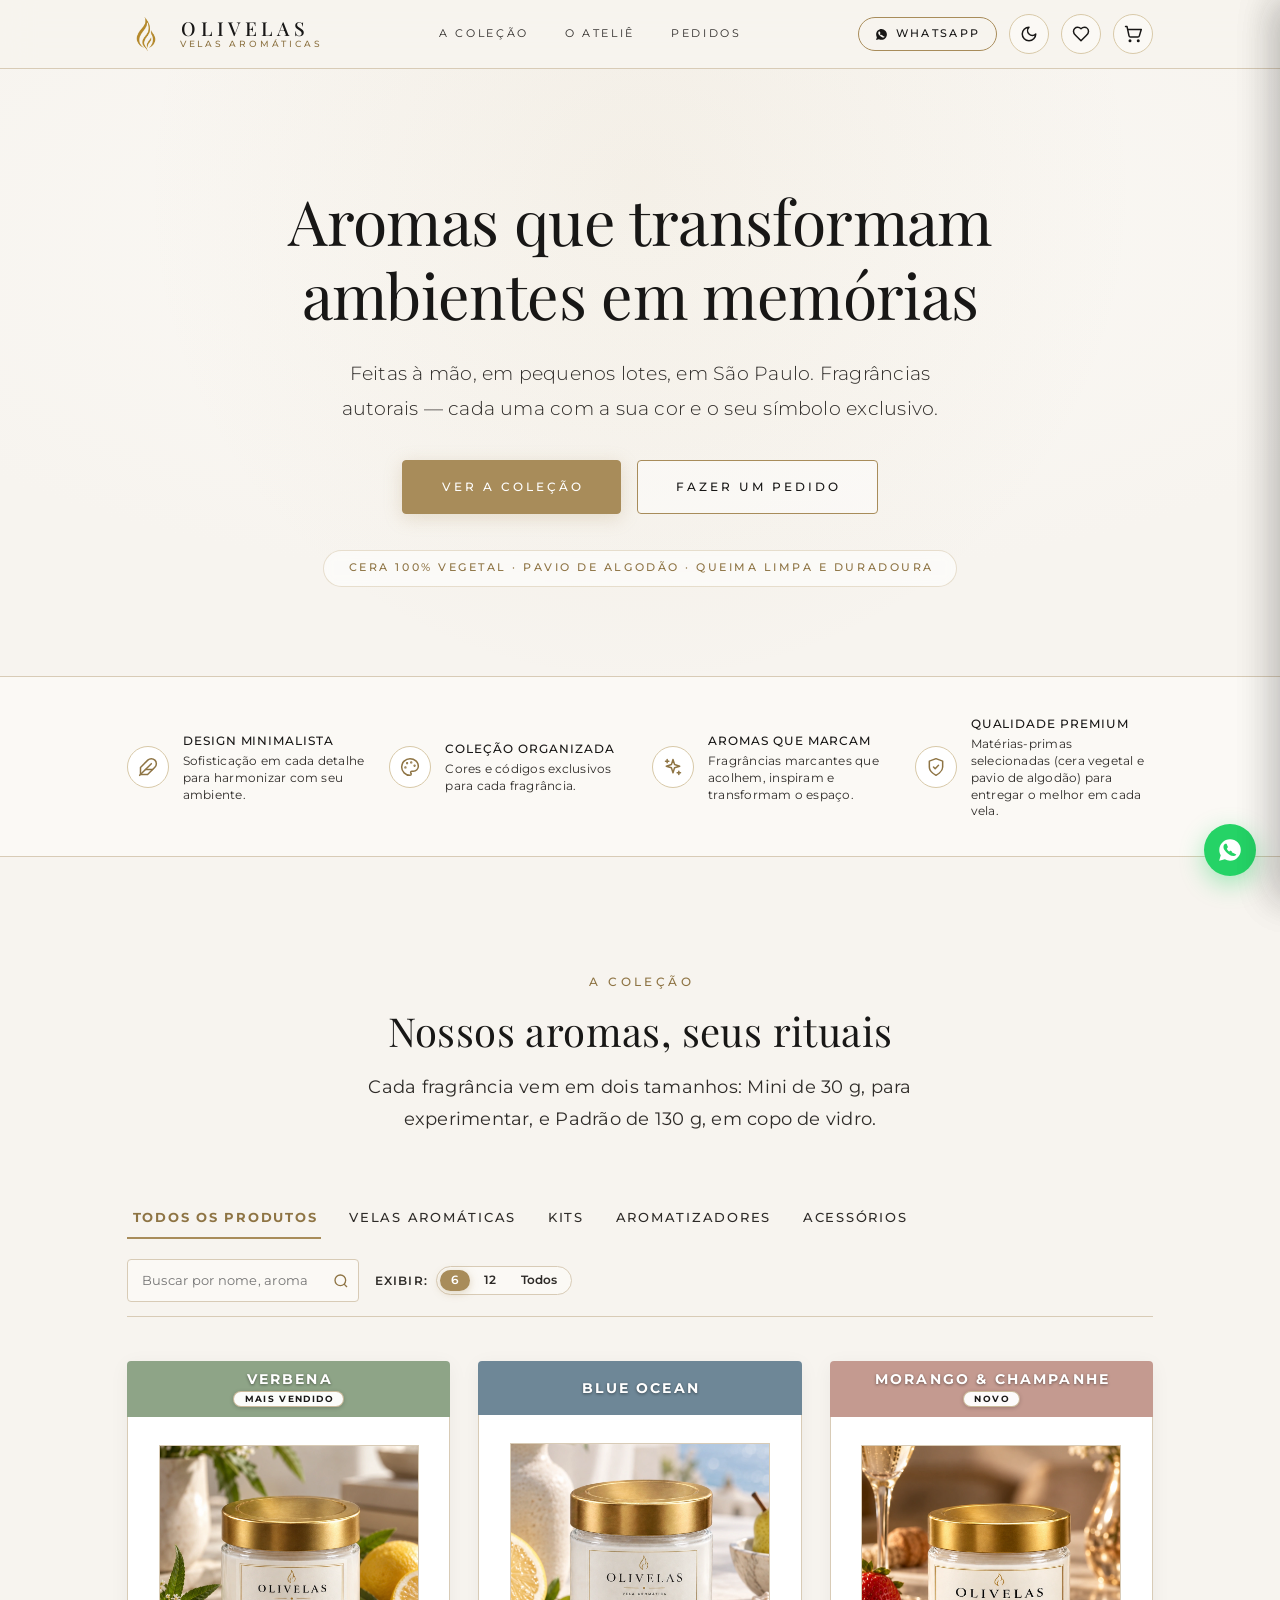
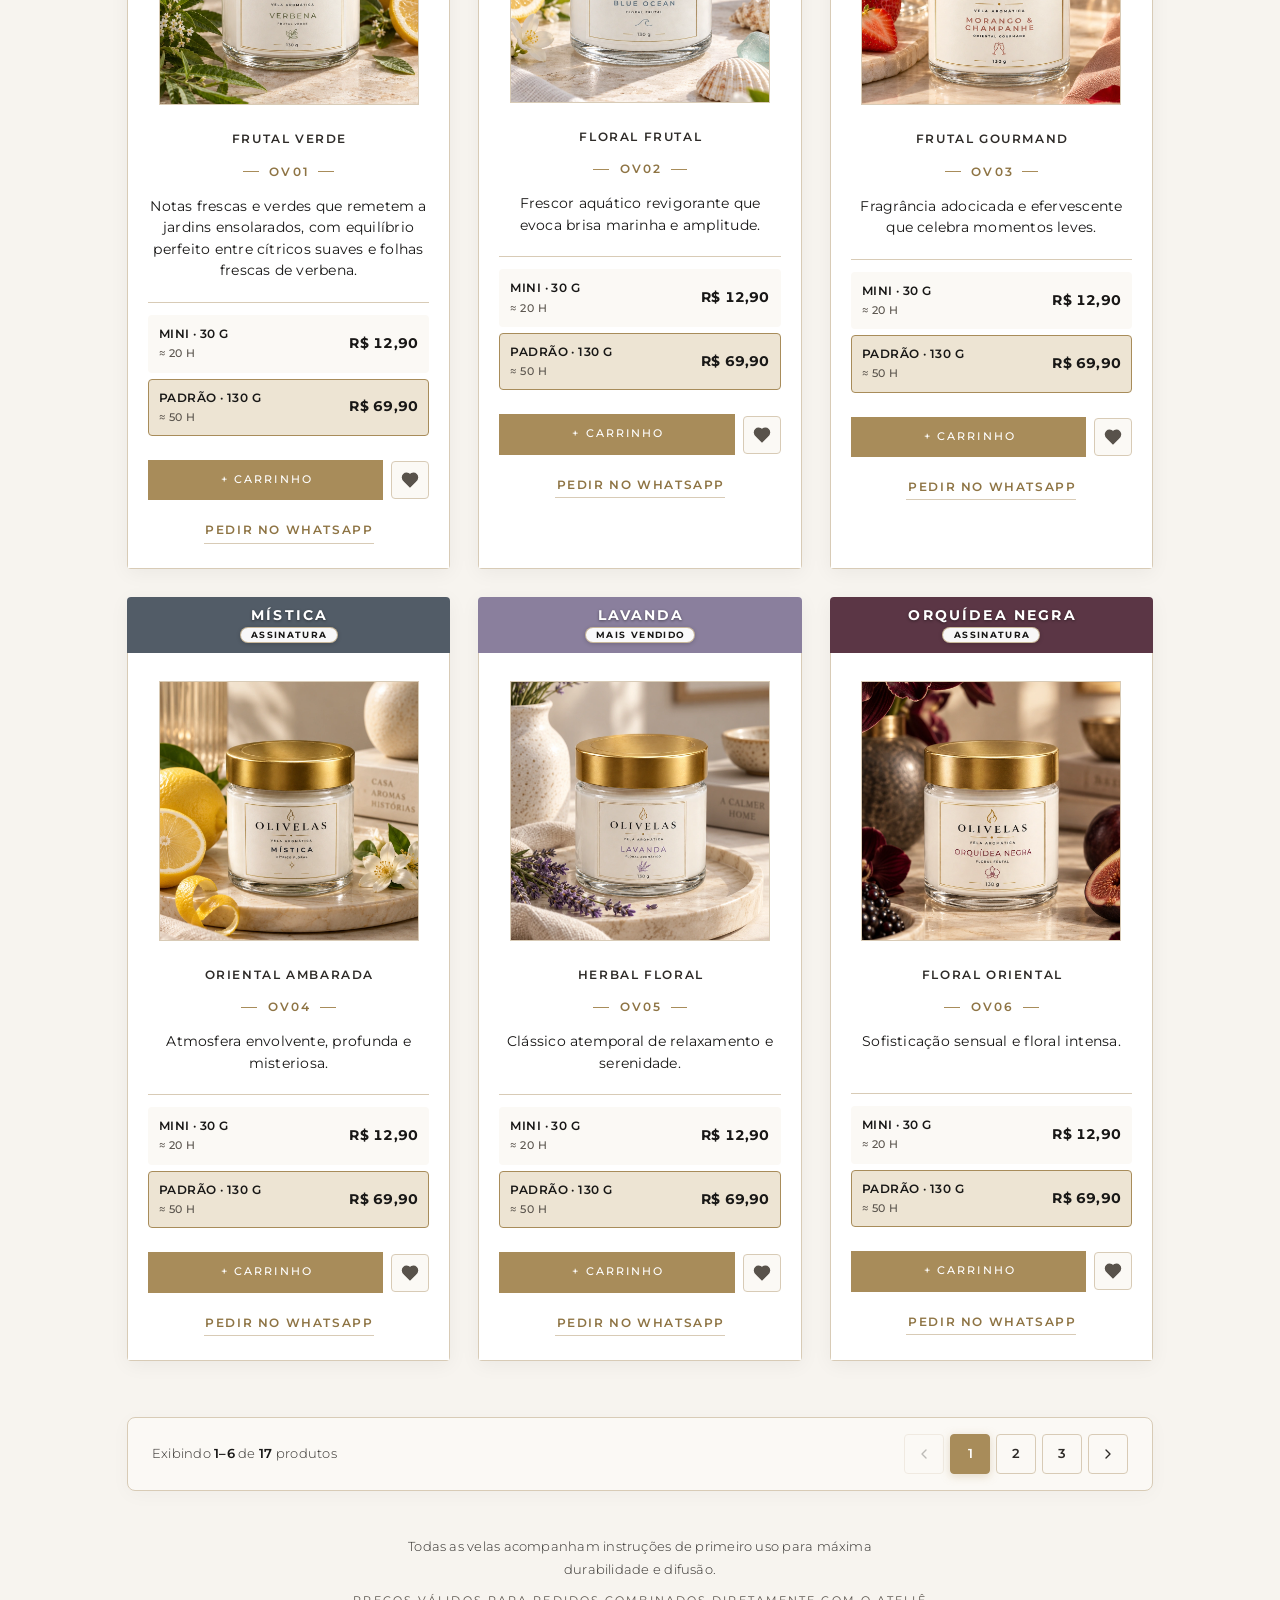
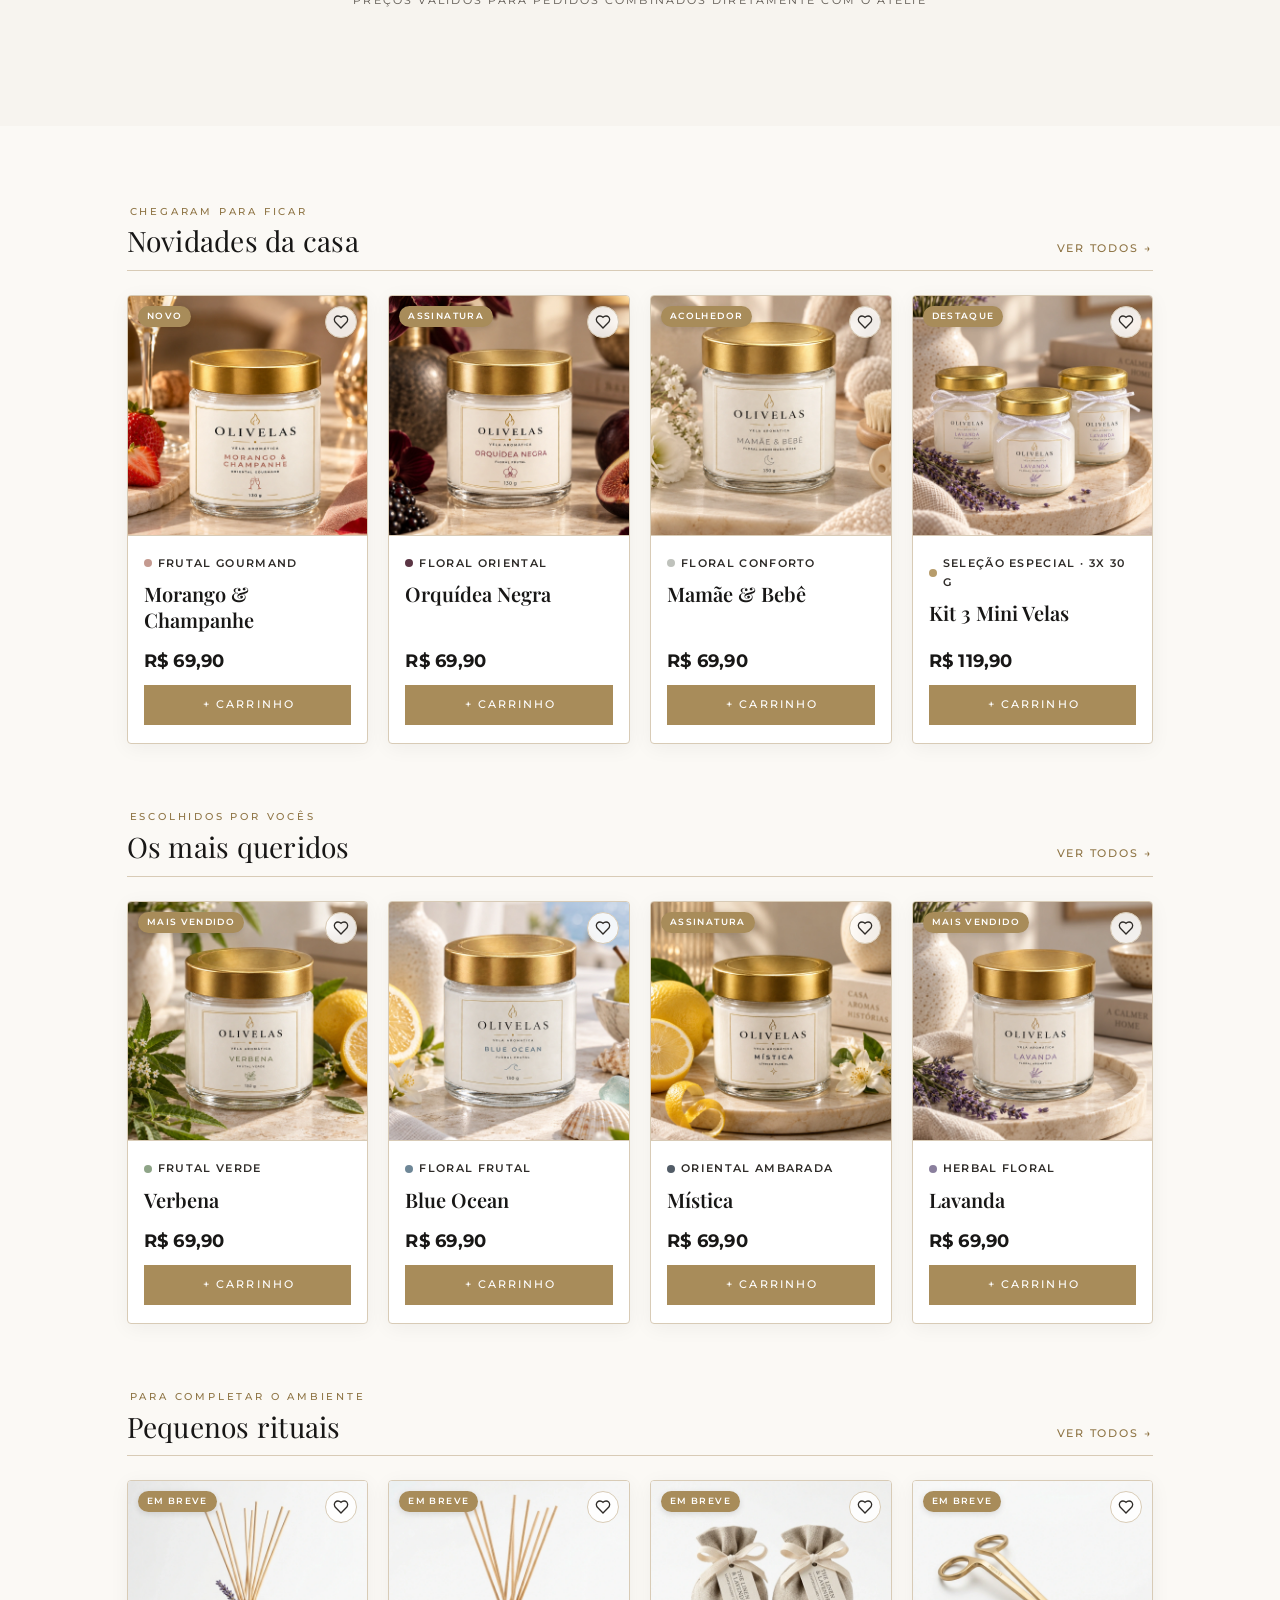
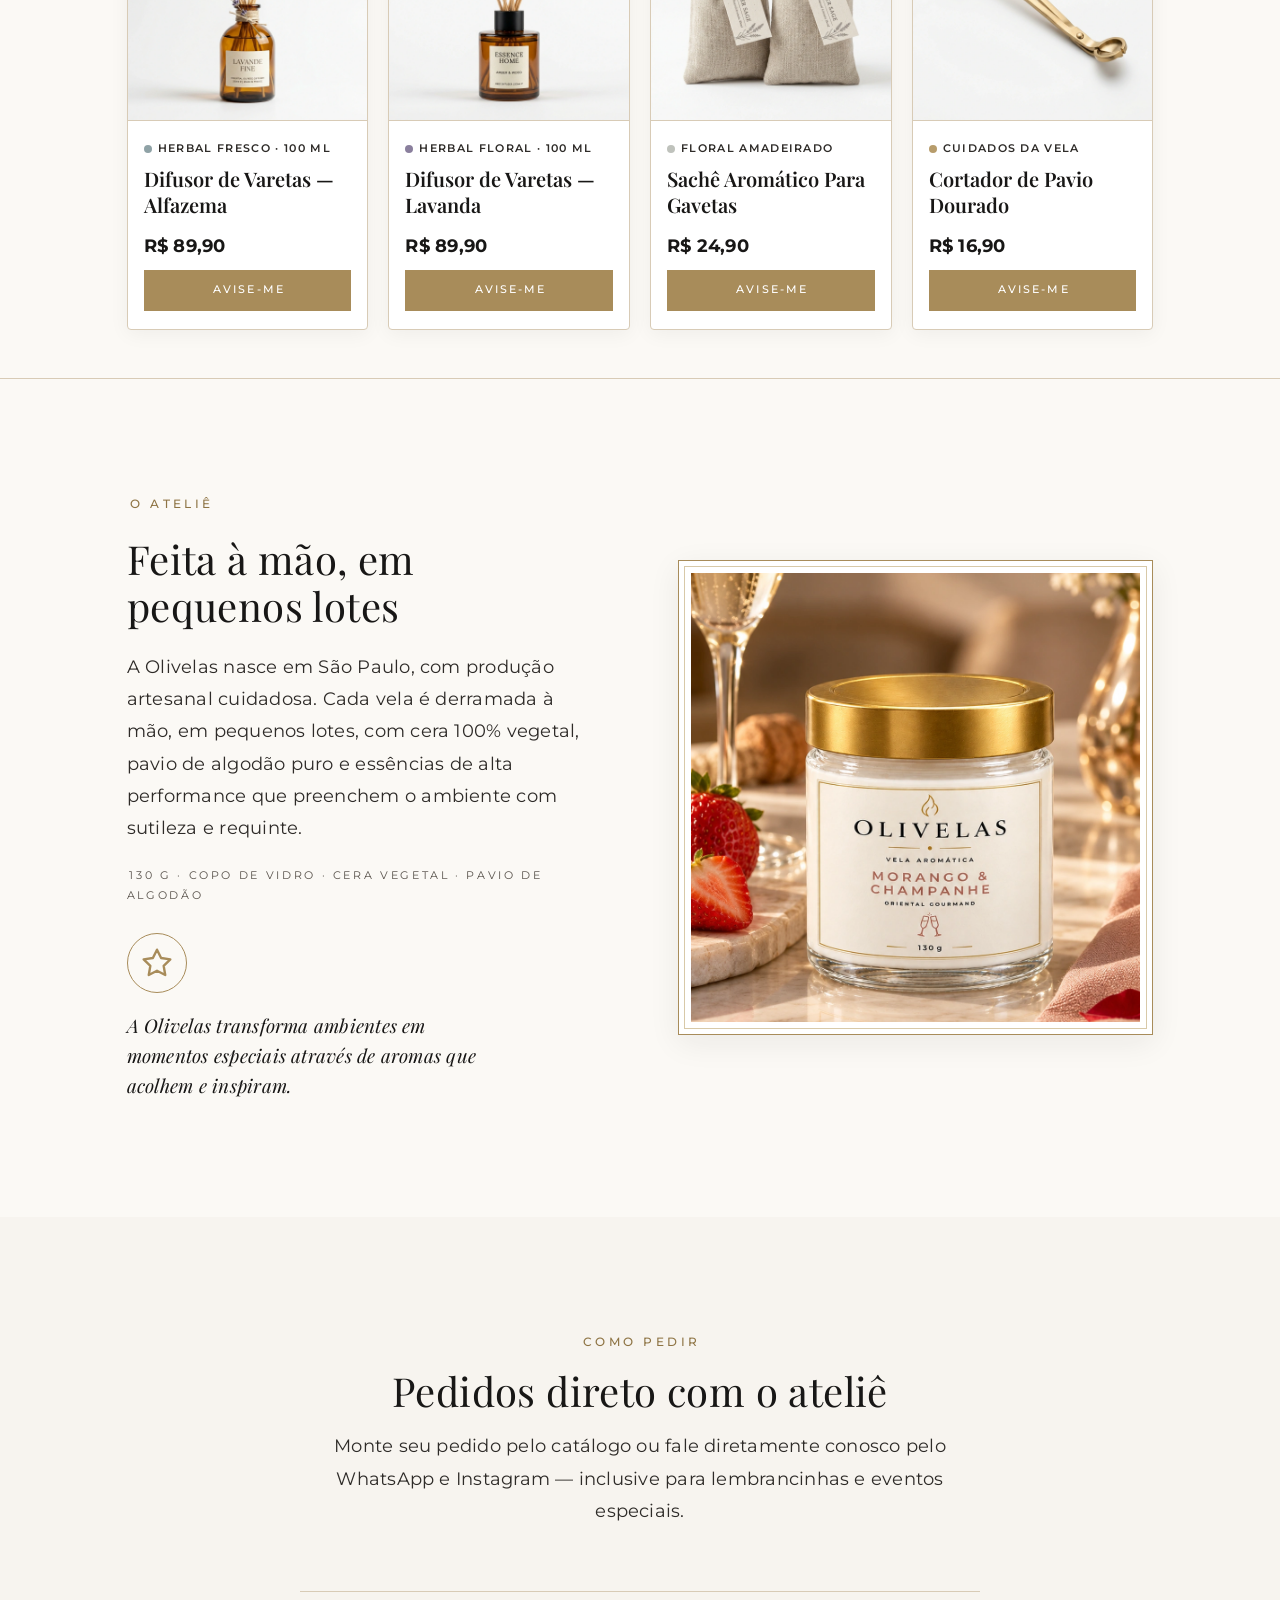
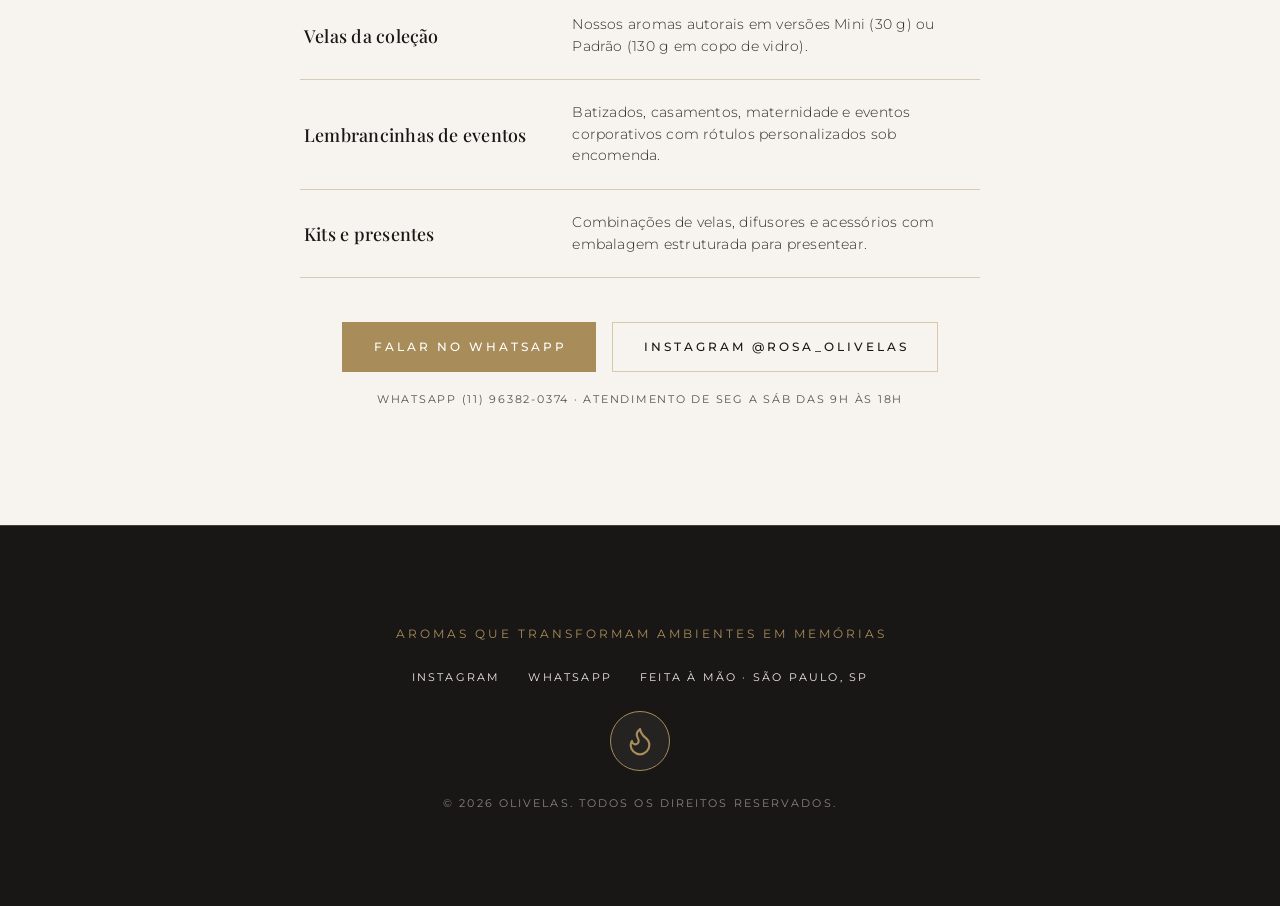
<file: index.html>
<!DOCTYPE html>
<html lang="pt-BR" data-theme="light">

<head>
  <meta charset="UTF-8">
  <meta name="viewport" content="width=device-width, initial-scale=1.0, viewport-fit=cover">
  <meta name="robots" content="index, follow, max-image-preview:large, max-snippet:-1, max-video-preview:-1">
  <meta name="description" content="Olivelas — Velas aromáticas artesanais de cera 100% vegetal, difusores de ambiente e kits de mini velas feitas à mão em São Paulo. Aromas que transformam ambientes em memórias. Peça direto no WhatsApp.">
  <meta name="keywords" content="velas aromáticas, velas artesanais, cera vegetal, aromatizadores de ambiente, difusor de varetas, mini velas, lembrancinhas de casamento, presentes perfumados, São Paulo, Olivelas">
  <meta name="author" content="Olivelas">
  <meta name="creator" content="Olivelas">
  <meta name="publisher" content="Olivelas">
  <meta name="geo.region" content="BR-SP">
  <meta name="geo.placename" content="São Paulo, SP">
  <meta name="theme-color" content="#1B1B1B">

  <title>Olivelas — Velas Aromáticas Artesanais de Cera Vegetal | São Paulo</title>
  <link rel="canonical" href="https://olivelas.com.br/">

  <!-- OpenGraph / Facebook -->
  <meta property="og:type" content="website">
  <meta property="og:site_name" content="OLIVELAS">
  <meta property="og:title" content="Olivelas — Velas Aromáticas Artesanais de Cera Vegetal">
  <meta property="og:description" content="Velas artesanais de cera vegetal, pavio de algodão e fragrâncias autorais feitas à mão em pequenos lotes em São Paulo. Peça direto no WhatsApp.">
  <meta property="og:url" content="https://olivelas.com.br/">
  <meta property="og:image" content="assets/images/og-cover.webp">
  <meta property="og:image:secure_url" content="assets/images/og-cover.webp">
  <meta property="og:image:width" content="1200">
  <meta property="og:image:height" content="630">
  <meta property="og:image:alt" content="Coleção de Velas Aromáticas Artesanais Olivelas">
  <meta property="og:locale" content="pt_BR">

  <!-- Twitter Card -->
  <meta name="twitter:card" content="summary_large_image">
  <meta name="twitter:title" content="Olivelas — Velas Aromáticas Artesanais de Cera Vegetal">
  <meta name="twitter:description" content="Aromas que transformam ambientes em memórias. Velas artesanais com cera vegetal e fragrâncias exclusivas.">
  <meta name="twitter:image" content="assets/images/og-cover.webp">
  <meta name="twitter:image:alt" content="Olivelas — Velas Aromáticas Artesanais">

  <!-- Favicons -->
  <link rel="icon" type="image/png" sizes="32x32" href="assets/images/icons/favicon-32.png">
  <link rel="apple-touch-icon" href="assets/images/icons/apple-touch-icon.png">

  <!-- Google Fonts -->
  <link rel="preconnect" href="https://fonts.googleapis.com">
  <link rel="preconnect" href="https://fonts.gstatic.com" crossorigin>
  <link rel="stylesheet" href="https://fonts.googleapis.com/css2?family=Playfair+Display:ital,wght@0,400;0,500;0,600;1,400&family=Montserrat:wght@300;400;500;600;700&display=swap">

  <!-- Schema.org JSON-LD Structured Data -->
  <script type="application/ld+json">
  {
    "@context": "https://schema.org",
    "@graph": [
      {
        "@type": "LocalBusiness",
        "@id": "https://olivelas.com.br/#store",
        "name": "Olivelas — Velas Aromáticas Artesanais",
        "alternateName": "Olivelas",
        "url": "https://olivelas.com.br/",
        "logo": "https://olivelas.com.br/assets/images/monogram.svg",
        "image": "https://olivelas.com.br/assets/images/og-cover.webp",
        "description": "Ateliê de velas aromáticas artesanais de cera vegetal, difusores de varetas e acessórios perfumados feitos à mão em pequenos lotes em São Paulo.",
        "telephone": "+5511963820374",
        "email": "contato@olivelas.com.br",
        "priceRange": "$$",
        "address": {
          "@type": "PostalAddress",
          "addressLocality": "São Paulo",
          "addressRegion": "SP",
          "addressCountry": "BR"
        },
        "geo": {
          "@type": "GeoCoordinates",
          "latitude": -23.55052,
          "longitude": -46.633308
        },
        "openingHoursSpecification": {
          "@type": "OpeningHoursSpecification",
          "dayOfWeek": ["Monday", "Tuesday", "Wednesday", "Thursday", "Friday", "Saturday"],
          "opens": "09:00",
          "closes": "18:00"
        },
        "sameAs": [
          "https://instagram.com/rosa_olivelas"
        ]
      },
      {
        "@type": "WebSite",
        "@id": "https://olivelas.com.br/#website",
        "url": "https://olivelas.com.br/",
        "name": "Olivelas",
        "description": "Aromas que transformam ambientes em memórias",
        "inLanguage": "pt-BR",
        "publisher": {
          "@id": "https://olivelas.com.br/#store"
        }
      }
    ]
  }
  </script>

  <!-- Stylesheets -->
  <link rel="stylesheet" href="assets/css/variables.css">
  <link rel="stylesheet" href="assets/css/style.css">
  <link rel="stylesheet" href="assets/css/layout.css">
  <link rel="stylesheet" href="assets/css/components.css">
  <link rel="stylesheet" href="assets/css/responsive.css">
</head>

<body>
  <a class="skip-link" href="#colecao">Pular para o catálogo de produtos</a>

  <!-- Topbar / Header -->
  <header class="topbar" id="topo" role="banner">
    <div class="wrap">
      <a class="brand" href="#topo" aria-label="OLIVELAS — Página Inicial">
        <img class="brand-monogram" src="assets/images/monogram.svg" alt="Monograma Olivelas" width="38" height="38" fetchpriority="high">
        <span class="brand-text">
          <strong class="brand-name">OLIVELAS</strong>
          <small class="brand-slogan">Velas Aromáticas</small>
        </span>
      </a>

      <nav aria-label="Navegação principal">
        <a href="#colecao">A coleção</a>
        <a href="#sobre">O ateliê</a>
        <a href="#comprar">Pedidos</a>
      </nav>

      <div class="topbar-actions">
        <a class="wa-pill" href="https://wa.me/5511963820374?text=Oi!%20Vim%20pelo%20site%20da%20Olivelas." target="_blank" rel="noopener noreferrer" aria-label="Atendimento no WhatsApp da Olivelas">
          <svg viewBox="0 0 24 24" aria-hidden="true"><path d="M12.04 2C6.58 2 2.13 6.45 2.13 11.91c0 1.75.46 3.45 1.32 4.95L2 22l5.25-1.38a9.9 9.9 0 0 0 4.79 1.22h.01c5.46 0 9.9-4.45 9.9-9.91 0-2.65-1.03-5.14-2.9-7.02A9.82 9.82 0 0 0 12.04 2Zm5.83 14.12c-.25.7-1.45 1.33-2 1.38-.51.05-1.16.07-1.87-.12-.43-.11-.99-.32-1.7-.63-3.01-1.3-4.97-4.32-5.12-4.52-.15-.2-1.22-1.62-1.22-3.1 0-1.47.77-2.19 1.05-2.49.27-.3.6-.37.8-.37h.57c.18.01.43-.07.67.51.25.6.85 2.07.92 2.22.07.15.12.33.03.53-.1.2-.15.32-.29.5-.15.17-.31.39-.44.52-.15.15-.3.31-.13.6.17.3.76 1.25 1.63 2.03.1.09.19.14.29.19.1.05.23.06.32-.04.1-.11.42-.49.53-.66.11-.17.23-.14.39-.08.15.05.98.46 1.15.55.17.08.28.12.32.2.05.06.05.37-.11.78Z"/></svg>
          <span>WhatsApp</span>
        </a>

        <button type="button" class="icon-btn" data-action="toggle-theme" aria-label="Alternar entre modo claro e escuro">
          <!-- Renderizado via JS -->
        </button>

        <button type="button" class="icon-btn" data-action="open-favs" aria-label="Ver lista de favoritos">
          <svg viewBox="0 0 24 24" fill="none" stroke="currentColor" stroke-width="2" stroke-linecap="round" stroke-linejoin="round" aria-hidden="true"><path d="M19 14c1.49-1.46 3-3.21 3-5.5A5.5 5.5 0 0 0 16.5 3c-1.76 0-3 .5-4.5 2-1.5-1.5-2.74-2-4.5-2A5.5 5.5 0 0 0 2 8.5c0 2.3 1.5 4.05 3 5.5l7 7Z"/></svg>
          <span class="badge-count fav-count-badge" style="display:none;" aria-live="polite">0</span>
        </button>

        <button type="button" class="icon-btn" data-action="open-cart" aria-label="Abrir carrinho de compras">
          <svg viewBox="0 0 24 24" fill="none" stroke="currentColor" stroke-width="2" stroke-linecap="round" stroke-linejoin="round" aria-hidden="true"><circle cx="8" cy="21" r="1"/><circle cx="19" cy="21" r="1"/><path d="M2.05 2.05h2l2.66 12.42a2 2 0 0 0 2 1.58h9.78a2 2 0 0 0 1.95-1.57L23 6.05H5.12"/></svg>
          <span class="badge-count cart-count-badge" style="display:none;" aria-live="polite">0</span>
        </button>
      </div>
    </div>
  </header>

  <main id="conteudo-principal" role="main">
    <!-- Hero Section -->
    <section class="hero" aria-labelledby="hero-title">
      <div class="wrap inner">
        <h1 class="display" id="hero-title">Aromas que transformam ambientes em memórias</h1>
        <p class="lead" id="hero-lead">Feitas à mão, em pequenos lotes, em São Paulo. Fragrâncias autorais — cada uma com a sua cor e o seu símbolo exclusivo.</p>
        
        <div class="cta">
          <a class="btn btn--gold" id="hero-cta-colecao" href="#colecao" aria-label="Conhecer a coleção de velas e aromatizadores">Ver a coleção</a>
          <a class="btn btn--ghost" id="hero-cta-pedido" href="#comprar" aria-label="Fazer um pedido personalizado">Fazer um pedido</a>
        </div>

        <p class="prelaunch" id="hero-prelaunch">Cera 100% vegetal · Pavio de algodão · Queima limpa e duradoura</p>
      </div>
    </section>

    <!-- Pilares de Qualidade -->
    <section class="benefits-strip" aria-label="Diferenciais e pilares da marca">
      <div class="wrap benefits-grid" id="benefits-grid">
        <div class="benefit-item">
          <div class="benefit-icon" aria-hidden="true">
            <svg viewBox="0 0 24 24" width="20" height="20" fill="none" stroke="currentColor" stroke-width="1.8" stroke-linecap="round" stroke-linejoin="round"><path d="M20.24 12.24a6 6 0 0 0-8.49-8.49L3 12.5V21h8.5z"/><line x1="16" y1="8" x2="2" y2="22"/><line x1="17.5" y1="15" x2="9" y2="15"/></svg>
          </div>
          <div>
            <strong>Design Minimalista</strong>
            <span>Sofisticação em cada detalhe para seu ambiente</span>
          </div>
        </div>
        <div class="benefit-item">
          <div class="benefit-icon" aria-hidden="true">
            <svg viewBox="0 0 24 24" width="20" height="20" fill="none" stroke="currentColor" stroke-width="1.8" stroke-linecap="round" stroke-linejoin="round"><circle cx="13.5" cy="6.5" r=".5" fill="currentColor"/><circle cx="17.5" cy="10.5" r=".5" fill="currentColor"/><circle cx="8.5" cy="7.5" r=".5" fill="currentColor"/><circle cx="6.5" cy="12.5" r=".5" fill="currentColor"/><path d="M12 2C6.5 2 2 6.5 2 12s4.5 10 10 10c.93 0 1.5-.67 1.5-1.5 0-.39-.15-.74-.39-1.01-.24-.26-.38-.61-.38-.99 0-.83.67-1.5 1.5-1.5H16c3.31 0 6-2.69 6-6 0-4.97-4.48-9-10-9z"/></svg>
          </div>
          <div>
            <strong>Coleção Organizada</strong>
            <span>Cores e códigos exclusivos para cada aroma</span>
          </div>
        </div>
        <div class="benefit-item">
          <div class="benefit-icon" aria-hidden="true">
            <svg viewBox="0 0 24 24" width="20" height="20" fill="none" stroke="currentColor" stroke-width="1.8" stroke-linecap="round" stroke-linejoin="round"><path d="m12 3-1.9 6.1L4 11l6.1 1.9L12 19l1.9-6.1L20 11l-6.1-1.9L12 3Z"/><path d="M5 3v4M3 5h4M19 17v4M17 19h4"/></svg>
          </div>
          <div>
            <strong>Experiência Sensorial</strong>
            <span>Fragrâncias marcantes que acolhem e inspiram</span>
          </div>
        </div>
        <div class="benefit-item">
          <div class="benefit-icon" aria-hidden="true">
            <svg viewBox="0 0 24 24" width="20" height="20" fill="none" stroke="currentColor" stroke-width="1.8" stroke-linecap="round" stroke-linejoin="round"><path d="M12 22s8-4 8-10V5l-8-3-8 3v7c0 6 8 10 8 10z"/><path d="m9 12 2 2 4-4"/></svg>
          </div>
          <div>
            <strong>Cera 100% Vegetal</strong>
            <span>Produção artesanal com queima ecológica</span>
          </div>
        </div>
      </div>
    </section>

    <!-- Seção Catálogo / A Coleção -->
    <section class="block" id="colecao" aria-labelledby="colecao-title">
      <div class="wrap">
        <div class="block-head">
          <p class="eyebrow" id="colecao-eyebrow">A coleção</p>
          <h2 class="display" id="colecao-title">Nossos aromas, seus rituais</h2>
          <p class="lead center" id="colecao-lead" style="margin-inline:auto;">Cada fragrância vem em dois tamanhos: <strong>Mini de 30&nbsp;g</strong>, para experimentar, e <strong>Padrão de 130&nbsp;g</strong>, em copo de vidro.</p>
        </div>

        <!-- Filtros & Busca -->
        <div class="catalog-filter-bar">
          <div class="category-nav-pills" id="category-nav-pills" role="tablist" aria-label="Filtrar por categoria de produtos">
            <button type="button" class="cat-pill is-active" data-category="todos" role="tab" aria-selected="true" aria-controls="grid-scents">Todos os produtos</button>
            <button type="button" class="cat-pill" data-category="velas" role="tab" aria-selected="false" aria-controls="grid-scents">Velas Aromáticas</button>
            <button type="button" class="cat-pill" data-category="kits" role="tab" aria-selected="false" aria-controls="grid-scents">Kits</button>
            <button type="button" class="cat-pill" data-category="aromatizadores" role="tab" aria-selected="false" aria-controls="grid-scents">Aromatizadores</button>
            <button type="button" class="cat-pill" data-category="acessorios" role="tab" aria-selected="false" aria-controls="grid-scents">Acessórios</button>
          </div>

          <div class="catalog-controls-group">
            <div class="catalog-search-wrap">
              <label for="catalog-search-input" class="visually-hidden">Buscar produtos por nome, aroma ou código</label>
              <input type="search" id="catalog-search-input" class="catalog-search-input" placeholder="Buscar por nome, aroma ou código..." aria-label="Buscar produtos">
              <svg class="catalog-search-icon" viewBox="0 0 24 24" width="16" height="16" fill="none" stroke="currentColor" stroke-width="2" aria-hidden="true"><circle cx="11" cy="11" r="8"/><path d="m21 21-4.3-4.3"/></svg>
            </div>

            <div class="catalog-page-size" id="page-size-container">
              <span class="page-size-label">Exibir:</span>
              <div class="page-size-pills" id="page-size-pills" role="group" aria-label="Quantidade de produtos por página">
                <!-- Renderizado dinamicamente via app.js -->
              </div>
            </div>
          </div>
        </div>

        <!-- Grid de Cards de Velas -->
        <div class="grid-scents" id="grid-scents" aria-live="polite">
          <!-- Renderizado dinamicamente via app.js -->
        </div>

        <!-- Barra Editorial de Paginação -->
        <div class="catalog-pagination-bar" id="pagination-bar" aria-label="Controles de navegação da coleção">
          <div class="pagination-info" id="pagination-info" aria-live="polite">
            <span id="pagination-info-text">Exibindo <strong id="result-count">0</strong> produtos</span>
          </div>

          <nav class="pagination" id="pagination" aria-label="Navegação da paginação de produtos"></nav>
        </div>

        <p class="catalog-note" id="colecao-note">Todas as velas acompanham instruções de primeiro uso para máxima durabilidade e difusão.</p>
        <p class="catalog-fine" id="colecao-fineprint">Preços válidos para pedidos combinados diretamente com o ateliê</p>
      </div>
    </section>

    <!-- Seções em Destaque (Novidades, Mais Queridos, Pequenos Rituais) -->
    <section class="home-featured-wrap" id="destaques" aria-label="Seleções de produtos em destaque">
      <div class="wrap featured-stack" id="home-featured">
        <!-- Renderizado dinamicamente por JS -->
      </div>
    </section>

    <!-- O Ateliê / Manifesto -->
    <section class="block" id="sobre" style="background:var(--cream-warm);" aria-labelledby="atelie-title">
      <div class="wrap about-grid">
        <div class="about-copy">
          <p class="eyebrow" id="atelie-eyebrow">O ateliê</p>
          <h2 class="display" id="atelie-title">Feita à mão, em pequenos lotes</h2>
          <p class="lead" id="atelie-lead">A Olivelas nasce em São Paulo, com produção artesanal cuidadosa. Cada vela é derramada à mão, em pequenos lotes, com cera 100% vegetal, pavio de algodão puro e essências de alta performance que preenchem o ambiente com sutileza e requinte.</p>
          <p class="spec" id="atelie-spec">130 g &nbsp;·&nbsp; copo de vidro com tampa dourada &nbsp;·&nbsp; cera vegetal &nbsp;·&nbsp; pavio de algodão</p>
          
          <div class="tagline">
            <span class="seal" aria-hidden="true">
              <svg viewBox="0 0 24 24" fill="none" stroke="var(--gold)" stroke-width="1.8" stroke-linecap="round" stroke-linejoin="round">
                <path d="M12 2l3.09 6.26L22 9.27l-5 4.87 1.18 6.88L12 17.77l-6.18 3.25L7 14.14 2 9.27l6.91-1.01L12 2z"/>
              </svg>
            </span>
            <p id="atelie-tagline">A Olivelas transforma ambientes em momentos especiais através de aromas que acolhem e inspiram.</p>
          </div>
        </div>

        <div class="about-photo">
          <div class="framed" style="margin-top:0;">
            <img id="atelie-random-photo" src="assets/images/products/verbena.webp" alt="Ateliê Olivelas — Produção artesanal de velas com cera 100% vegetal em São Paulo" loading="lazy" width="460" height="460">
          </div>
        </div>
      </div>
    </section>

    <!-- Como Pedir / Encomendas -->
    <section class="block buy" id="comprar" aria-labelledby="pedir-title">
      <div class="wrap">
        <div class="block-head">
          <p class="eyebrow" id="pedir-eyebrow">Como pedir</p>
          <h2 class="display" id="pedir-title">Pedidos direto com o ateliê</h2>
          <p class="lead center" id="pedir-lead" style="margin-inline:auto;">Monte seu pedido pelo catálogo ou fale diretamente conosco pelo WhatsApp e Instagram — inclusive para lembrancinhas e eventos especiais.</p>
        </div>

        <div class="lines" id="pedir-lines">
          <div class="row">
            <h3>Velas da coleção</h3>
            <p>Nossos aromas autorais em versões Mini (30&nbsp;g) ou Padrão (130&nbsp;g com tampa dourada).</p>
          </div>
          <div class="row">
            <h3>Lembrancinhas de eventos</h3>
            <p>Batizados, casamentos, maternidade e eventos corporativos com rótulos personalizados sob encomenda.</p>
          </div>
          <div class="row">
            <h3>Kits e presentes</h3>
            <p>Combinações de velas, difusores e acessórios com embalagem estruturada para presentear.</p>
          </div>
        </div>

        <div class="cta">
          <a class="btn btn--gold" id="pedir-btn-wa" href="https://wa.me/5511963820374?text=Oi!%20Quero%20fazer%20um%20pedido%20na%20Olivelas." target="_blank" rel="noopener noreferrer" aria-label="Enviar mensagem no WhatsApp da Olivelas">Falar no WhatsApp</a>
          <a class="btn btn--ghost" id="pedir-btn-insta" href="https://instagram.com/rosa_olivelas" target="_blank" rel="noopener noreferrer" aria-label="Visitar perfil da Olivelas no Instagram">Instagram @rosa_olivelas</a>
        </div>

        <p class="fineprint" id="pedir-fineprint">WhatsApp (11) 96382-0374 &nbsp;·&nbsp; Atendimento de Seg a Sáb das 9h às 18h</p>
      </div>
    </section>
  </main>

  <!-- Luxury Dark Footer -->
  <footer class="footer" role="contentinfo" aria-label="Rodapé do site">
    <div class="wrap inner">
      <p class="memory">Aromas que transformam ambientes em memórias</p>
      
      <div class="links">
        <a href="https://instagram.com/rosa_olivelas" target="_blank" rel="noopener noreferrer" aria-label="Instagram da Olivelas">Instagram</a>
        <a href="https://wa.me/5511963820374" target="_blank" rel="noopener noreferrer" aria-label="WhatsApp da Olivelas">WhatsApp</a>
        <span>Feita à mão · São Paulo, SP</span>
      </div>

      <span class="seal" aria-hidden="true">
        <svg viewBox="0 0 24 24" width="28" height="28" fill="none" stroke="var(--gold)" stroke-width="1.6" stroke-linecap="round" stroke-linejoin="round">
          <path d="M8.5 14.5A2.5 2.5 0 0 0 11 12c0-1.38-.5-2-1-3-1.072-2.143-.224-4.054 2-6 .5 2.5 2 4.9 4 6.5 2 1.6 3 3.5 3 5.5a7 7 0 1 1-14 0c0-1.153.433-2.294 1-3a2.5 2.5 0 0 0 2.5 2.5z"/>
        </svg>
      </span>

      <p class="copy">© 2026 Olivelas. Todos os direitos reservados.</p>
    </div>
  </footer>

  <!-- Drawer do Carrinho -->
  <div class="drawer-overlay" id="cart-overlay" aria-hidden="true"></div>
  <aside class="drawer" id="cart-drawer" role="dialog" aria-modal="true" aria-labelledby="cart-drawer-title">
    <div class="drawer-header">
      <h2 id="cart-drawer-title">Seu Carrinho</h2>
      <button type="button" class="icon-btn" data-action="close-cart" aria-label="Fechar carrinho de compras">
        <svg viewBox="0 0 24 24" width="18" height="18" fill="none" stroke="currentColor" stroke-width="2" stroke-linecap="round" stroke-linejoin="round" aria-hidden="true"><path d="M18 6 6 18M6 6l12 12"/></svg>
      </button>
    </div>
    
    <div class="drawer-body" id="cart-items-list" aria-live="polite">
      <!-- Itens do carrinho renderizados via cart.js -->
    </div>

    <div class="drawer-footer" id="cart-drawer-footer">
      <div class="cart-total-row">
        <span>Total Estimado</span>
        <strong id="cart-total-value">R$ 0,00</strong>
      </div>
      <button type="button" class="btn btn--wa btn-block" data-action="checkout-cart" aria-label="Finalizar pedido pelo WhatsApp">
        <svg viewBox="0 0 24 24" width="18" height="18" fill="currentColor" aria-hidden="true"><path d="M12.04 2C6.58 2 2.13 6.45 2.13 11.91c0 1.75.46 3.45 1.32 4.95L2 22l5.25-1.38a9.9 9.9 0 0 0 4.79 1.22h.01c5.46 0 9.9-4.45 9.9-9.91 0-2.65-1.03-5.14-2.9-7.02A9.82 9.82 0 0 0 12.04 2Zm5.83 14.12c-.25.7-1.45 1.33-2 1.38-.51.05-1.16.07-1.87-.12-.43-.11-.99-.32-1.7-.63-3.01-1.3-4.97-4.32-5.12-4.52-.15-.2-1.22-1.62-1.22-3.1 0-1.47.77-2.19 1.05-2.49.27-.3.6-.37.8-.37h.57c.18.01.43-.07.67.51.25.6.85 2.07.92 2.22.07.15.12.33.03.53-.1.2-.15.32-.29.5-.15.17-.31.39-.44.52-.15.15-.3.31-.13.6.17.3.76 1.25 1.63 2.03.1.09.19.14.29.19.1.05.23.06.32-.04.1-.11.42-.49.53-.66.11-.17.23-.14.39-.08.15.05.98.46 1.15.55.17.08.28.12.32.2.05.06.05.37-.11.78Z"/></svg>
        Finalizar Pedido no WhatsApp
      </button>
      <button type="button" class="btn btn--ghost btn-sm btn-block" data-action="clear-cart" style="font-size:10px;" aria-label="Esvaziar todos os itens do carrinho">
        Limpar Carrinho
      </button>
    </div>
  </aside>

  <!-- Drawer de Favoritos -->
  <div class="drawer-overlay" id="favs-overlay" aria-hidden="true"></div>
  <aside class="drawer" id="favs-drawer" role="dialog" aria-modal="true" aria-labelledby="favs-drawer-title">
    <div class="drawer-header">
      <h2 id="favs-drawer-title">Seus Favoritos</h2>
      <button type="button" class="icon-btn" data-action="close-favs" aria-label="Fechar lista de favoritos">
        <svg viewBox="0 0 24 24" width="18" height="18" fill="none" stroke="currentColor" stroke-width="2" stroke-linecap="round" stroke-linejoin="round" aria-hidden="true"><path d="M18 6 6 18M6 6l12 12"/></svg>
      </button>
    </div>
    
    <div class="drawer-body" id="favs-items-list" aria-live="polite">
      <!-- Favoritos renderizados via favorites.js -->
    </div>
  </aside>

  <!-- Modal de Detalhes do Produto -->
  <div class="modal-backdrop" id="product-modal" role="dialog" aria-modal="true" aria-label="Detalhes da fragrância">
    <div class="modal-card" id="product-modal-content">
      <!-- Renderizado dinamicamente via modal.js -->
    </div>
  </div>

  <!-- Ações Flutuantes -->
  <div class="float-actions" role="region" aria-label="Ações rápidas">
    <button type="button" class="back-top-btn" id="back-top-btn" aria-label="Voltar ao topo da página">
      <svg viewBox="0 0 24 24" width="20" height="20" fill="none" stroke="currentColor" stroke-width="2" stroke-linecap="round" stroke-linejoin="round" aria-hidden="true"><path d="m18 15-6-6-6 6"/></svg>
    </button>
    <a class="wa-float-btn" href="https://wa.me/5511963820374?text=Olá!%20Gostaria%20de%20tirar%20uma%20dúvida%20sobre%20as%20velas%20Olivelas." target="_blank" rel="noopener noreferrer" aria-label="Tirar dúvidas no WhatsApp da Olivelas">
      <svg viewBox="0 0 24 24" aria-hidden="true"><path d="M12.04 2C6.58 2 2.13 6.45 2.13 11.91c0 1.75.46 3.45 1.32 4.95L2 22l5.25-1.38a9.9 9.9 0 0 0 4.79 1.22h.01c5.46 0 9.9-4.45 9.9-9.91 0-2.65-1.03-5.14-2.9-7.02A9.82 9.82 0 0 0 12.04 2Zm5.83 14.12c-.25.7-1.45 1.33-2 1.38-.51.05-1.16.07-1.87-.12-.43-.11-.99-.32-1.7-.63-3.01-1.3-4.97-4.32-5.12-4.52-.15-.2-1.22-1.62-1.22-3.1 0-1.47.77-2.19 1.05-2.49.27-.3.6-.37.8-.37h.57c.18.01.43-.07.67.51.25.6.85 2.07.92 2.22.07.15.12.33.03.53-.1.2-.15.32-.29.5-.15.17-.31.39-.44.52-.15.15-.3.31-.13.6.17.3.76 1.25 1.63 2.03.1.09.19.14.29.19.1.05.23.06.32-.04.1-.11.42-.49.53-.66.11-.17.23-.14.39-.08.15.05.98.46 1.15.55.17.08.28.12.32.2.05.06.05.37-.11.78Z"/></svg>
    </a>
  </div>

  <div class="toast-container" aria-live="polite" role="status" aria-atomic="true"></div>

  <!-- Scripts -->
  <script type="module" src="assets/js/app.js"></script>
</body>

</html>
</file>
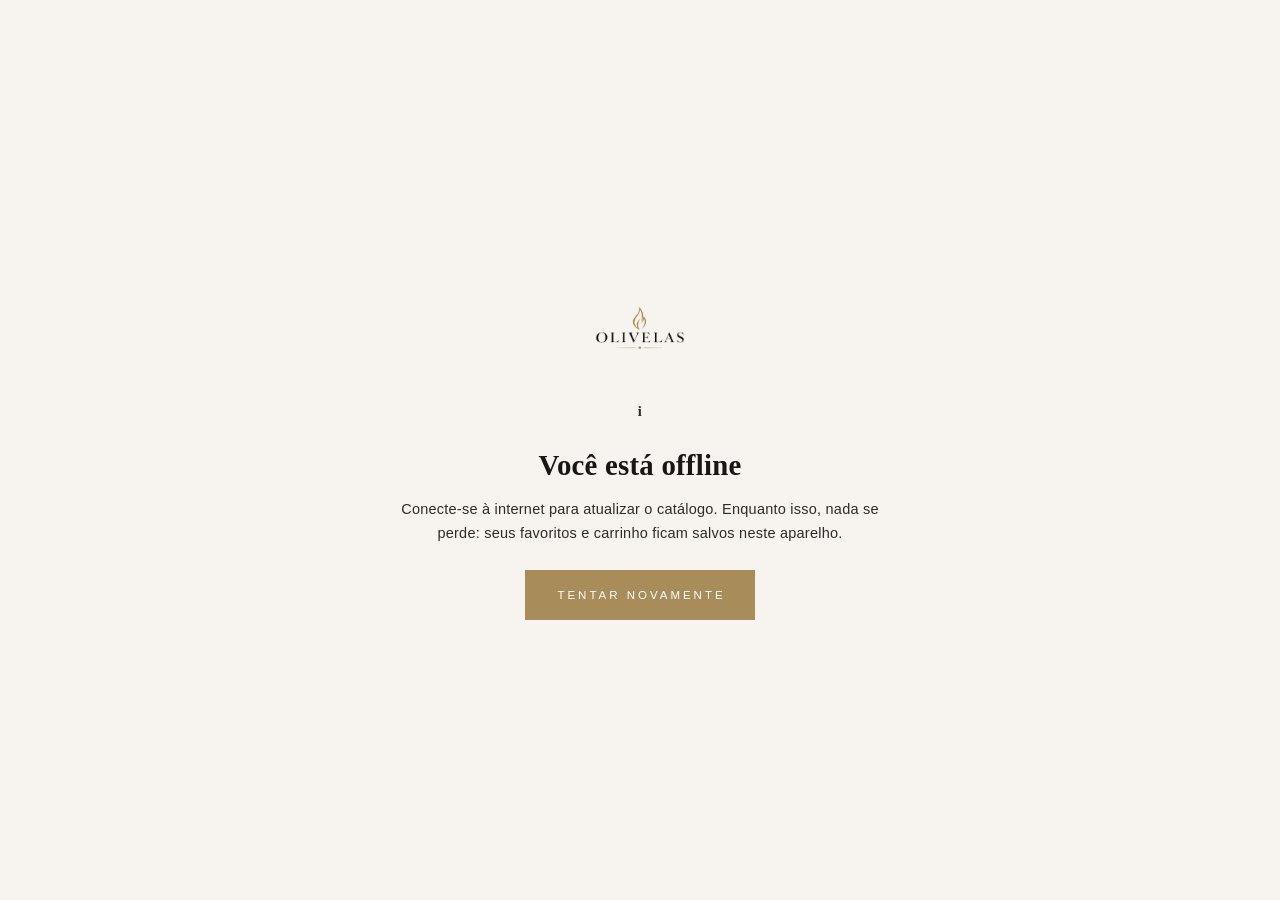
<file: offline.html>
<!DOCTYPE html>
<html lang="pt-BR" data-theme="light">
<head>
  <meta charset="UTF-8">
  <meta name="viewport" content="width=device-width, initial-scale=1">
  <meta name="robots" content="noindex">
  <title>Você está offline — OLIVELAS</title>
  <link rel="stylesheet" href="assets/css/variables.css">
  <link rel="stylesheet" href="assets/css/style.css">
  <link rel="stylesheet" href="assets/css/layout.css">
  <link rel="stylesheet" href="assets/css/components.css">
  <link rel="stylesheet" href="assets/css/responsive.css">
</head>
<body>
  <main class="pages">
    <div class="pages-inner">
      <img class="logo-light" src="assets/images/logo-light.svg" alt="logo OLIVELAS" width="96" height="96">
      <img class="logo-dark" src="assets/images/logo-dark.svg" alt="logo OLIVELAS" width="96" height="96">
      <p class="pages-code" aria-hidden="true">i</p>
      <h1>Você está offline</h1>
      <p>Conecte-se à internet para atualizar o catálogo. Enquanto isso, nada se perde: seus favoritos e carrinho ficam salvos neste aparelho.</p>
      <a class="btn btn--gold" href="./">Tentar novamente</a>
    </div>
  </main>
</body>
</html>
</file>
<file: assets/css/variables.css>
/* ==========================================================================
   OLIVELAS — Design Tokens & CSS Variables (/novo)
   Visual Reference: olivelassite.html
   ========================================================================== */

:root {
  /* Paleta Base Clássica Editorial */
  --cream: #F7F4EF;
  --cream-warm: #FBF9F5;
  --cream-deep: #EFEAE1;
  --cream-card: #FFFFFF;
  
  --ink: #181716;
  --ink-soft: #2E2B28;
  --ink-mute: #58524B;
  --ink-light: #8E867E;
  
  --gold: #A88C5A;
  --gold-deep: #8E7444;
  --gold-light: #D8C9A8;
  --gold-wash: #EDE4D3;
  --gold-tint: rgba(168, 140, 90, 0.14);
  
  /* Cores de Fragrâncias Autorais */
  --verbena: #768F6E;
  --blue-ocean: #567385;
  --morango: #B28378;
  --mistica: #47525E;
  --orquidea: #552F40;
  --mamae: #9DA399;
  --cravo: #985E3D;
  --lavanda: #786C8D;
  --alfazema: #778E93;
  
  /* Estados & Feedbacks */
  --success: #3E6B4B;
  --success-bg: #eaf2eb;
  --danger: #9c4a4a;
  --danger-bg: #f8ecec;
  --wa-green: #25D366;
  --wa-deep: #1EBE5D;
  --wa-dark: #128C7E;
  
  /* Tipografia */
  --serif: "Playfair Display", Georgia, "Times New Roman", serif;
  --sans: "Montserrat", -apple-system, BlinkMacSystemFont, "Segoe UI", Roboto, sans-serif;
  
  /* Layout & Espaçamentos */
  --maxw: 1180px;
  --pad: clamp(20px, 6vw, 80px);
  --header-h: 68px;
  --radius-sm: 4px;
  --radius-md: 8px;
  --radius-lg: 12px;
  --radius-full: 9999px;
  
  /* Sombras & Efeitos */
  --shadow-subtle: 0 4px 20px rgba(27, 27, 27, 0.05);
  --shadow-card: 0 8px 30px rgba(27, 27, 27, 0.07);
  --shadow-modal: 0 20px 50px rgba(27, 27, 27, 0.25);
  --shadow-drawer: -8px 0 35px rgba(27, 27, 27, 0.15);
  
  /* Transições */
  --ease-editorial: cubic-bezier(0.22, 0.61, 0.36, 1);
  --t-fast: 180ms var(--ease-editorial);
  --t-med: 320ms var(--ease-editorial);
  --t-slow: 480ms var(--ease-editorial);
  
  /* Semântica UI */
  --bg-body: var(--cream);
  --bg-surface: var(--cream-warm);
  --bg-card: var(--cream-card);
  --bg-header: rgba(247, 244, 239, 0.94);
  --border-subtle: #D8CBB6;
  --border-gold: var(--gold);
  --text-main: var(--ink);
  --text-soft: var(--ink-soft);
  --text-mute: var(--ink-mute);
}

/* ==========================================================================
   Tema Escuro de Luxo (Preserva a Elegância Noturna e Alto Contraste)
   ========================================================================== */
[data-theme="dark"] {
  --cream: #141312;
  --cream-warm: #1C1A19;
  --cream-deep: #242220;
  --cream-card: #201E1D;
  
  --ink: #FAF7F2;
  --ink-soft: #E4DDD8;
  --ink-mute: #B3AAA2;
  --ink-light: #736C65;
  
  --gold: #D2BA8E;
  --gold-deep: #E2CDA6;
  --gold-light: #5E5241;
  --gold-wash: #332B22;
  --gold-tint: rgba(210, 186, 142, 0.18);
  
  --bg-body: var(--cream);
  --bg-surface: var(--cream-warm);
  --bg-card: var(--cream-card);
  --bg-header: rgba(20, 19, 18, 0.94);
  --border-subtle: #453F38;
  --border-gold: var(--gold);
  --text-main: var(--ink);
  --text-soft: var(--ink-soft);
  --text-mute: var(--ink-mute);
  
  --shadow-subtle: 0 4px 20px rgba(0, 0, 0, 0.4);
  --shadow-card: 0 8px 30px rgba(0, 0, 0, 0.5);
  --shadow-modal: 0 20px 50px rgba(0, 0, 0, 0.7);
}
</file>
<file: assets/css/style.css>
/* ==========================================================================
   OLIVELAS — Typography, Resets & Base Styles (/novo)
   Visual Reference: olivelassite.html
   ========================================================================== */

*, *::before, *::after {
  box-sizing: border-box;
  margin: 0;
  padding: 0;
}

html {
  scroll-behavior: smooth;
  text-size-adjust: 100%;
  -webkit-text-size-adjust: 100%;
  overflow-x: hidden;
  width: 100%;
}

body {
  background-color: var(--bg-body);
  color: var(--text-main);
  font-family: var(--sans);
  font-weight: 400;
  font-size: 15.5px;
  line-height: 1.75;
  letter-spacing: 0.015em;
  -webkit-font-smoothing: antialiased;
  -moz-osx-font-smoothing: grayscale;
  transition: background-color var(--t-med), color var(--t-med);
  overflow-x: hidden;
}

/* ==========================================================================
   Logo & Brand Utilities
   ========================================================================== */

.logo-light {
  display: block;
}

.logo-dark {
  display: none;
}

[data-theme="dark"] .logo-light {
  display: none !important;
}

[data-theme="dark"] .logo-dark {
  display: block !important;
}

.brand {
  display: inline-flex;
  align-items: center;
  gap: 12px;
  text-decoration: none;
  color: var(--text-main);
  transition: opacity var(--t-fast);
}

.brand:hover {
  opacity: 0.9;
}

.brand-monogram {
  width: 38px;
  height: 38px;
  object-fit: contain;
  flex-shrink: 0;
  transition: transform var(--t-fast);
}

.brand:hover .brand-monogram {
  transform: scale(1.05);
}

[data-theme="dark"] .brand-monogram {
  filter: brightness(1.15) contrast(1.05);
}

.brand-text {
  display: flex;
  flex-direction: column;
  line-height: 1.12;
  gap: 1px;
}

.brand-name {
  font-family: var(--serif);
  font-weight: 500;
  font-size: 1.2rem;
  letter-spacing: 0.24em;
  text-indent: 0.24em;
  color: var(--text-main);
  text-transform: uppercase;
}

.brand-slogan {
  font-family: var(--sans);
  font-size: 8.5px;
  letter-spacing: 0.34em;
  text-indent: 0.34em;
  text-transform: uppercase;
  color: var(--gold-deep);
  font-weight: 500;
}

img, svg, picture, video {
  display: block;
  max-width: 100%;
}

a {
  color: inherit;
  text-decoration: none;
  transition: color var(--t-fast), opacity var(--t-fast);
}

button, input, select, textarea {
  font: inherit;
  color: inherit;
}

button {
  background: none;
  border: none;
  cursor: pointer;
}

::selection {
  background: var(--gold-wash);
  color: var(--ink);
}

:focus-visible {
  outline: 2px solid var(--gold-deep);
  outline-offset: 3px;
}

.visually-hidden {
  position: absolute !important;
  width: 1px !important;
  height: 1px !important;
  padding: 0 !important;
  margin: -1px !important;
  overflow: hidden !important;
  clip: rect(0, 0, 0, 0) !important;
  white-space: nowrap !important;
  border: 0 !important;
}

.skip-link {
  position: absolute;
  top: 12px;
  left: 12px;
  padding: 10px 18px;
  background: var(--ink);
  color: var(--cream);
  font-weight: 500;
  font-size: 12px;
  letter-spacing: 0.1em;
  text-transform: uppercase;
  z-index: 9999;
  transform: translateY(-150%);
  transition: transform var(--t-fast);
}

.skip-link:focus {
  transform: translateY(0);
}

/* ==========================================================================
   Shared Typography & Editorial Elements
   ========================================================================== */

.eyebrow {
  font-family: var(--sans);
  font-weight: 500;
  font-size: 11.5px;
  letter-spacing: 0.30em;
  text-indent: 0.30em;
  text-transform: uppercase;
  color: var(--gold-deep);
  margin: 0;
  display: block;
}

.display {
  font-family: var(--serif);
  font-weight: 400;
  line-height: 1.16;
  letter-spacing: 0.01em;
  text-wrap: balance;
  margin: 0;
  color: var(--text-main);
}

h1.display {
  font-size: clamp(2.2rem, 5.2vw, 3.8rem);
}

h2.display {
  font-size: clamp(1.6rem, 3.6vw, 2.5rem);
}

h3.display {
  font-size: clamp(1.2rem, 2.4vw, 1.6rem);
}

p.lead {
  font-size: clamp(0.98rem, 1.4vw, 1.12rem);
  font-weight: 400;
  line-height: 1.8;
  color: var(--text-soft);
  max-width: 54ch;
  margin: 0;
}

.spec {
  font-family: var(--sans);
  font-weight: 400;
  font-size: 11px;
  letter-spacing: 0.24em;
  text-indent: 0.24em;
  text-transform: uppercase;
  color: var(--text-mute);
  margin: 0;
}

/* Régua com ponto central dourado */
.rule {
  display: flex;
  align-items: center;
  justify-content: center;
  gap: 12px;
  width: 200px;
}

.rule::before,
.rule::after {
  content: "";
  flex: 1;
  height: 1px;
  background: var(--gold);
}

.rule i {
  width: 5px;
  height: 5px;
  border-radius: 50%;
  background: var(--gold);
  flex: none;
  display: block;
}

/* Lockup Olivelas com animação de chama */
.lockup {
  display: flex;
  flex-direction: column;
  align-items: center;
  gap: 12px;
}

.lockup .flame-icon {
  width: 38px;
  height: auto;
}

.flame {
  animation: flick 4.8s ease-in-out infinite;
  transform-origin: center bottom;
}

@keyframes flick {
  0%, 100% {
    opacity: 1;
    transform: scale(1);
  }
  50% {
    opacity: 0.72;
    transform: scale(0.98);
  }
}

.lockup .word {
  font-family: var(--serif);
  font-weight: 400;
  font-size: clamp(1.6rem, 3vw, 2.1rem);
  letter-spacing: 0.24em;
  text-indent: 0.24em;
  line-height: 1;
  color: var(--text-main);
}

.lockup .sub {
  font-family: var(--sans);
  font-weight: 400;
  font-size: 11px;
  letter-spacing: 0.32em;
  text-indent: 0.32em;
  text-transform: uppercase;
  color: var(--text-main);
}

/* Moldura dupla fina refinada */
.framed {
  position: relative;
  padding: 12px;
  border: 1.5px solid var(--gold);
  background: var(--bg-card);
  box-shadow: var(--shadow-card);
  transition: transform var(--t-med), box-shadow var(--t-med);
}

.framed::before {
  content: "";
  position: absolute;
  inset: 5px;
  border: 1px solid var(--gold-light);
  pointer-events: none;
}

.framed img {
  width: 100%;
  height: auto;
  object-fit: cover;
}

/* Selo Monograma Circular */
.seal {
  width: 60px;
  height: 60px;
  border-radius: 50%;
  border: 1px solid var(--gold);
  display: flex;
  align-items: center;
  justify-content: center;
  flex: none;
  background: var(--bg-surface);
  transition: transform var(--t-med);
}

.seal:hover {
  transform: rotate(15deg) scale(1.05);
}

.seal svg, .seal img {
  width: 32px;
  height: auto;
}

/* ==========================================================================
   Botões & Controles
   ========================================================================== */

.btn {
  display: inline-flex;
  align-items: center;
  justify-content: center;
  gap: 10px;
  font-family: var(--sans);
  font-weight: 500;
  font-size: 11.5px;
  letter-spacing: 0.26em;
  text-indent: 0.26em;
  text-transform: uppercase;
  padding: 14px 28px;
  border: 1px solid var(--gold);
  background: transparent;
  color: var(--text-main);
  text-decoration: none;
  cursor: pointer;
  transition: background-color var(--t-med), color var(--t-med), border-color var(--t-med), transform var(--t-fast);
}

.btn:hover {
  background: var(--gold-wash);
  color: var(--ink);
}

.btn:active {
  transform: scale(0.98);
}

.btn--gold {
  background: var(--gold);
  border-color: var(--gold);
  color: #FFFFFF;
}

.btn--gold:hover {
  background: var(--gold-deep);
  border-color: var(--gold-deep);
  color: #FFFFFF;
}

.btn--ghost {
  border-color: var(--gold-light);
  color: var(--text-main);
}

.btn--ghost:hover {
  border-color: var(--gold);
  background: var(--gold-tint);
}

.btn--wa {
  background: #25D366;
  border-color: #25D366;
  color: #FFFFFF;
}

.btn--wa:hover {
  background: #1EBE5D;
  border-color: #1EBE5D;
  color: #FFFFFF;
}

.btn-sm {
  padding: 10px 18px;
  font-size: 10.5px;
  letter-spacing: 0.20em;
}

.btn-block {
  width: 100%;
  display: flex;
}

.btn-disabled, .btn:disabled {
  opacity: 0.55;
  cursor: not-allowed;
  pointer-events: none;
  border-color: var(--border-subtle);
}

/* Botões de Ícone (Header e Ações) */
.icon-btn {
  width: 40px;
  height: 40px;
  border-radius: var(--radius-full);
  display: inline-flex;
  align-items: center;
  justify-content: center;
  border: 1px solid var(--gold-light);
  color: var(--text-main);
  background: var(--bg-surface);
  position: relative;
  cursor: pointer;
  transition: all var(--t-fast);
}

.icon-btn:hover {
  background: var(--gold-wash);
  border-color: var(--gold);
  color: var(--ink);
  transform: translateY(-1px);
}

.icon-btn svg {
  width: 18px;
  height: 18px;
}

.badge-count {
  position: absolute;
  top: -4px;
  right: -4px;
  background: var(--gold-deep);
  color: #FFFFFF;
  font-size: 10px;
  font-weight: 600;
  width: 18px;
  height: 18px;
  border-radius: 50%;
  display: flex;
  align-items: center;
  justify-content: center;
  border: 2px solid var(--bg-body);
}

@media (prefers-reduced-motion: reduce) {
  html {
    scroll-behavior: auto;
  }
  .flame {
    animation: none;
  }
  *, *::before, *::after {
    transition-duration: 0.01ms !important;
    animation-duration: 0.01ms !important;
  }
}

/* ==========================================================================
   Utility Pages (404 & Offline)
   ========================================================================== */

.pages {
  min-height: 100vh;
  display: flex;
  align-items: center;
  justify-content: center;
  padding: 40px 20px;
  background: var(--bg-body);
  text-align: center;
}

.pages-inner {
  max-width: 500px;
  width: 100%;
  display: flex;
  flex-direction: column;
  align-items: center;
  gap: 16px;
}

.pages-code {
  font-family: var(--serif);
  font-size: 3rem;
  font-weight: 600;
  color: var(--gold-deep);
  line-height: 1;
  margin-top: 8px;
}

.pages h1 {
  font-family: var(--serif);
  font-size: 1.8rem;
  color: var(--text-main);
  line-height: 1.2;
}

.pages p {
  color: var(--text-soft);
  font-size: 14.5px;
  line-height: 1.65;
  margin-bottom: 8px;
}
</file>
<file: assets/css/layout.css>
/* ==========================================================================
   OLIVELAS — Layout & Structural Sections (/novo)
   Visual Reference: olivelassite.html
   ========================================================================== */

.wrap {
  max-width: var(--maxw);
  margin-inline: auto;
  padding-inline: var(--pad);
}

.center {
  text-align: center;
}

/* ==========================================================================
   Topbar & Header
   ========================================================================== */

.topbar {
  position: sticky;
  top: 0;
  z-index: 100;
  background: var(--bg-header);
  backdrop-filter: blur(16px);
  -webkit-backdrop-filter: blur(16px);
  border-bottom: 1px solid var(--border-subtle);
  transition: background-color var(--t-med), border-color var(--t-med);
}

.topbar .wrap {
  display: flex;
  align-items: center;
  justify-content: space-between;
  height: var(--header-h);
  gap: 24px;
}

.topbar .brand {
  text-decoration: none;
}

.topbar nav {
  display: flex;
  align-items: center;
  gap: 36px;
}

.topbar nav a {
  font-family: var(--sans);
  font-weight: 400;
  font-size: 11px;
  letter-spacing: 0.24em;
  text-transform: uppercase;
  text-decoration: none;
  color: var(--text-soft);
  position: relative;
  padding-block: 6px;
  transition: color var(--t-fast);
}

.topbar nav a::after {
  content: "";
  position: absolute;
  bottom: 0;
  left: 0;
  width: 0;
  height: 1px;
  background: var(--gold);
  transition: width var(--t-fast);
}

.topbar nav a:hover {
  color: var(--text-main);
}

.topbar nav a:hover::after {
  width: 100%;
}

.topbar-actions {
  display: flex;
  align-items: center;
  gap: 12px;
}

.topbar .wa-pill {
  font-family: var(--sans);
  font-weight: 500;
  font-size: 10.5px;
  letter-spacing: 0.22em;
  text-transform: uppercase;
  text-decoration: none;
  color: var(--text-main);
  border: 1px solid var(--gold);
  border-radius: var(--radius-full);
  padding: 7px 16px;
  display: inline-flex;
  align-items: center;
  gap: 8px;
  transition: all var(--t-fast);
}

.topbar .wa-pill:hover {
  background: var(--gold);
  color: #FFFFFF;
  border-color: var(--gold);
  transform: translateY(-1px);
  box-shadow: 0 4px 12px rgba(183, 156, 107, 0.25);
}

.topbar .wa-pill svg {
  width: 13px;
  height: 13px;
  fill: currentColor;
  transition: transform var(--t-fast);
}

.topbar .wa-pill:hover svg {
  transform: scale(1.1);
}

/* ==========================================================================
   Hero Section — Luxury Editorial Presentation
   ========================================================================== */

.hero {
  padding-block: clamp(64px, 9vw, 124px) clamp(50px, 7vw, 92px);
  background: radial-gradient(ellipse 80% 65% at 50% 30%, var(--cream-warm), var(--cream) 85%);
  border-bottom: 1px solid var(--border-subtle);
  position: relative;
  overflow: hidden;
}

[data-theme="dark"] .hero {
  background: radial-gradient(ellipse 80% 65% at 50% 30%, #23201d, #181614 85%);
}

.hero::before {
  content: "";
  position: absolute;
  top: 0;
  left: 50%;
  transform: translateX(-50%);
  width: min(100%, var(--maxw));
  height: 100%;
  background: radial-gradient(circle at 50% 20%, rgba(183, 156, 107, 0.09) 0%, transparent 65%);
  pointer-events: none;
}

.hero .inner {
  display: flex;
  flex-direction: column;
  align-items: center;
  gap: 26px;
  text-align: center;
  max-width: 860px;
  margin-inline: auto;
  position: relative;
  z-index: 1;
}

.hero h1.display {
  font-family: var(--serif);
  font-size: clamp(2.35rem, 5.2vw, 3.9rem);
  font-weight: 400;
  line-height: 1.18;
  letter-spacing: -0.01em;
  color: var(--text-main);
  max-width: 20ch;
  margin: 0;
  text-wrap: balance;
  animation: heroFadeUp 0.85s cubic-bezier(0.16, 1, 0.3, 1) both;
}

.hero p.lead {
  font-family: var(--sans);
  font-size: clamp(1.02rem, 1.6vw, 1.16rem);
  font-weight: 300;
  line-height: 1.85;
  color: var(--text-soft);
  max-width: 52ch;
  margin: 0;
  text-wrap: balance;
  animation: heroFadeUp 0.85s cubic-bezier(0.16, 1, 0.3, 1) 0.15s both;
}

.hero .cta {
  display: flex;
  flex-wrap: wrap;
  gap: 16px;
  justify-content: center;
  margin-top: 8px;
  animation: heroFadeUp 0.85s cubic-bezier(0.16, 1, 0.3, 1) 0.28s both;
}

.hero .cta .btn {
  padding: 16px 36px;
  font-size: 11.5px;
  letter-spacing: 0.26em;
  text-indent: 0.26em;
  border-radius: var(--radius-sm);
  transition: all var(--t-med);
}

.hero .cta .btn--gold {
  background: var(--gold);
  border-color: var(--gold);
  color: #FFFFFF;
  box-shadow: 0 4px 18px rgba(183, 156, 107, 0.28);
}

.hero .cta .btn--gold:hover {
  background: var(--gold-deep);
  border-color: var(--gold-deep);
  transform: translateY(-2px);
  box-shadow: 0 8px 24px rgba(183, 156, 107, 0.38);
}

.hero .cta .btn--ghost {
  border-color: var(--gold);
  background: rgba(255, 255, 255, 0.45);
  backdrop-filter: blur(8px);
  -webkit-backdrop-filter: blur(8px);
  color: var(--text-main);
}

.hero .cta .btn--ghost:hover {
  background: var(--gold-wash);
  color: var(--ink);
  transform: translateY(-2px);
}

[data-theme="dark"] .hero .cta .btn--ghost {
  background: rgba(30, 28, 26, 0.5);
}

.hero .prelaunch {
  display: inline-flex;
  align-items: center;
  justify-content: center;
  gap: 8px;
  font-family: var(--sans);
  font-weight: 500;
  font-size: 10.5px;
  letter-spacing: 0.24em;
  text-indent: 0.24em;
  text-transform: uppercase;
  color: var(--gold-deep);
  margin-top: 10px;
  padding: 8px 22px;
  border: 1px solid rgba(183, 156, 107, 0.3);
  border-radius: var(--radius-full);
  background: rgba(255, 255, 255, 0.55);
  backdrop-filter: blur(6px);
  -webkit-backdrop-filter: blur(6px);
  animation: heroFadeUp 0.85s cubic-bezier(0.16, 1, 0.3, 1) 0.4s both;
}

[data-theme="dark"] .hero .prelaunch {
  background: rgba(32, 30, 27, 0.6);
  border-color: rgba(183, 156, 107, 0.25);
  color: var(--gold-light);
}

@keyframes heroFadeUp {
  from {
    opacity: 0;
    transform: translateY(18px);
  }
  to {
    opacity: 1;
    transform: translateY(0);
  }
}

/* ==========================================================================
   Pilares & Benefícios da Marca
   ========================================================================== */

.benefits-strip {
  padding-block: 36px;
  background: var(--bg-surface);
  border-bottom: 1px solid var(--border-subtle);
}

.benefits-grid {
  display: grid;
  grid-template-columns: repeat(4, 1fr);
  gap: 24px;
}

.benefit-item {
  display: flex;
  align-items: center;
  gap: 14px;
}

.benefit-icon {
  width: 42px;
  height: 42px;
  border-radius: 50%;
  border: 1px solid var(--gold-light);
  display: flex;
  align-items: center;
  justify-content: center;
  color: var(--gold-deep);
  flex-shrink: 0;
  background: var(--bg-card);
}

.benefit-item strong {
  display: block;
  font-family: var(--sans);
  font-size: 12px;
  font-weight: 500;
  letter-spacing: 0.08em;
  text-transform: uppercase;
  color: var(--text-main);
  margin-bottom: 2px;
}

.benefit-item span {
  display: block;
  font-size: 12px;
  color: var(--text-soft);
  line-height: 1.4;
}

/* ==========================================================================
   Destaques & Seleções da Home (Antes de A Coleção)
   ========================================================================== */

.home-featured-wrap {
  padding-block: clamp(48px, 6vw, 84px) clamp(24px, 4vw, 48px);
  background: var(--bg-surface);
  border-bottom: 1px solid var(--border-subtle);
}

.featured-stack {
  display: flex;
  flex-direction: column;
  gap: clamp(40px, 5vw, 68px);
}

.featured-section {
  position: relative;
}

.featured-head {
  display: flex;
  align-items: flex-end;
  justify-content: space-between;
  gap: 20px;
  margin-bottom: 24px;
  padding-bottom: 12px;
  border-bottom: 1px solid var(--border-subtle);
}

.featured-head-titles {
  display: flex;
  flex-direction: column;
  gap: 4px;
}

.featured-head-titles .eyebrow {
  font-family: var(--sans);
  font-size: 10px;
  letter-spacing: 0.28em;
  text-indent: 0.28em;
  text-transform: uppercase;
  color: var(--gold-deep);
  font-weight: 500;
}

.featured-head-titles h3 {
  font-family: var(--serif);
  font-size: clamp(1.35rem, 2.2vw, 1.85rem);
  font-weight: 400;
  color: var(--text-main);
  line-height: 1.2;
}

.featured-see-all {
  font-family: var(--sans);
  font-size: 11px;
  font-weight: 500;
  letter-spacing: 0.16em;
  text-transform: uppercase;
  color: var(--gold-deep);
  display: inline-flex;
  align-items: center;
  gap: 6px;
  white-space: nowrap;
  transition: color var(--t-fast), transform var(--t-fast);
}

.featured-see-all:hover {
  color: var(--text-main);
  transform: translateX(4px);
}

/* ==========================================================================
   Section Block Shell
   ========================================================================== */

section.block {
  padding-block: clamp(64px, 9vw, 118px);
}

.block-head {
  display: flex;
  flex-direction: column;
  align-items: center;
  gap: 16px;
  text-align: center;
  margin-bottom: clamp(36px, 5vw, 64px);
}

/* ==========================================================================
   Catálogo & Grid de Fragrâncias
   ========================================================================== */

.catalog-filter-bar {
  display: flex;
  flex-wrap: wrap;
  align-items: center;
  justify-content: space-between;
  gap: 20px 24px;
  margin-bottom: 44px;
  padding-bottom: 14px;
  border-bottom: 1px solid var(--border-subtle);
  position: relative;
  width: 100%;
  max-width: 100%;
}

.category-nav-pills {
  display: flex;
  flex-wrap: wrap;
  gap: 6px 22px;
  align-items: center;
  max-width: 100%;
}

.cat-pill {
  font-family: var(--sans);
  font-weight: 500;
  font-size: 12.5px;
  letter-spacing: 0.14em;
  text-indent: 0.14em;
  text-transform: uppercase;
  padding: 8px 4px;
  background: transparent;
  border: none;
  border-bottom: 2px solid transparent;
  color: var(--text-soft);
  cursor: pointer;
  position: relative;
  transition: color var(--t-fast), border-color var(--t-fast);
}

.cat-pill:hover {
  color: var(--text-main);
  border-bottom-color: var(--gold-light);
}

.cat-pill.is-active {
  color: var(--gold-deep);
  font-weight: 700;
  border-bottom-color: var(--gold);
}

.catalog-controls-group {
  display: flex;
  align-items: center;
  gap: 16px;
  flex-wrap: wrap;
  max-width: 100%;
}

.catalog-search-wrap {
  position: relative;
  min-width: 0;
  width: auto;
  max-width: 100%;
}

.catalog-search-input {
  width: 100%;
  max-width: 100%;
  padding: 9px 36px 9px 14px;
  font-family: var(--sans);
  font-size: 13px;
  letter-spacing: 0.02em;
  background: var(--bg-surface);
  border: 1px solid var(--border-subtle);
  border-radius: var(--radius-sm);
  color: var(--text-main);
  outline: none;
  transition: all var(--t-fast);
}

.catalog-search-input:focus {
  border-color: var(--gold);
  background: var(--bg-card);
  box-shadow: 0 0 0 3px var(--gold-tint);
}

.catalog-search-icon {
  position: absolute;
  right: 10px;
  top: 50%;
  transform: translateY(-50%);
  color: var(--gold-deep);
  pointer-events: none;
}

.catalog-page-size {
  display: flex;
  align-items: center;
  gap: 8px;
  font-family: var(--sans);
  font-size: 11.5px;
  letter-spacing: 0.1em;
  text-transform: uppercase;
  color: var(--text-soft);
  white-space: nowrap;
  max-width: 100%;
}

.catalog-page-size .page-size-label {
  font-weight: 600;
  color: var(--text-soft);
}

.page-size-pills {
  display: inline-flex;
  align-items: center;
  gap: 3px;
  background: var(--bg-surface);
  padding: 3px;
  border-radius: 20px;
  border: 1px solid var(--border-subtle);
  max-width: 100%;
}

.size-pill {
  padding: 5px 11px;
  font-family: var(--sans);
  font-size: 11.5px;
  font-weight: 600;
  color: var(--text-soft);
  background: transparent;
  border: none;
  border-radius: 16px;
  cursor: pointer;
  transition: all var(--t-fast);
  line-height: 1;
}

.size-pill:hover:not(.is-active) {
  color: var(--text-main);
  background: var(--gold-wash);
}

.size-pill.is-active {
  background: var(--gold);
  color: #FFFFFF;
  box-shadow: 0 2px 8px rgba(168, 140, 90, 0.35);
}

[data-theme="dark"] .size-pill.is-active {
  background: var(--gold);
  color: #1A1816;
}

.grid-scents {
  display: grid;
  grid-template-columns: repeat(auto-fill, minmax(min(100%, 280px), 1fr));
  gap: 28px;
  justify-content: center;
  width: 100%;
  max-width: 100%;
}

.catalog-note {
  text-align: center;
  margin: 44px auto 0;
  max-width: 54ch;
  font-family: var(--sans);
  font-weight: 300;
  font-size: 13px;
  line-height: 1.75;
  color: var(--text-soft);
}

.catalog-fine {
  text-align: center;
  margin-top: 12px;
  font-family: var(--sans);
  font-weight: 400;
  font-size: 10.5px;
  letter-spacing: 0.2em;
  text-transform: uppercase;
  color: var(--text-mute);
}

/* ==========================================================================
   Linhas Complementares
   ========================================================================== */

.complementos {
  margin-top: clamp(52px, 8vw, 96px);
}

.lines {
  max-width: 680px;
  margin-inline: auto;
  border-top: 1px solid var(--border-subtle);
}

.lines .row {
  padding: 22px 4px;
  border-bottom: 1px solid var(--border-subtle);
  display: grid;
  grid-template-columns: 1.1fr 2fr auto;
  gap: 16px;
  align-items: center;
  transition: background-color var(--t-fast);
}

.lines .row:hover {
  background-color: var(--gold-tint);
}

.lines .row h3 {
  font-family: var(--serif);
  font-weight: 500;
  font-size: 1.12rem;
  margin: 0;
  color: var(--text-main);
}

.lines .row p {
  font-family: var(--sans);
  font-weight: 300;
  font-size: 13.5px;
  line-height: 1.6;
  color: var(--text-soft);
  margin: 0;
}

.lines .row .row-actions {
  display: flex;
  align-items: center;
  gap: 12px;
}

.lines .row .pr {
  font-family: var(--sans);
  font-weight: 500;
  font-size: 13px;
  color: var(--text-main);
  font-variant-numeric: tabular-nums;
  white-space: nowrap;
}

/* ==========================================================================
   O Ateliê (About Section)
   ========================================================================== */

.about-grid {
  display: grid;
  grid-template-columns: 1fr 1fr;
  gap: clamp(32px, 6vw, 80px);
  align-items: center;
}

.about-copy {
  display: flex;
  flex-direction: column;
  align-items: flex-start;
  gap: 22px;
}

.about-copy .eyebrow {
  color: var(--gold-deep);
}

.about-copy p.lead {
  text-align: left;
}

.tagline {
  display: flex;
  flex-direction: column;
  align-items: flex-start;
  gap: 18px;
  margin-top: 6px;
}

.tagline p {
  font-family: var(--serif);
  font-style: italic;
  font-weight: 400;
  font-size: 1.18rem;
  line-height: 1.6;
  color: var(--text-main);
  max-width: 32ch;
  margin: 0;
}

/* ==========================================================================
   Como Pedir (Buy / Orders Section)
   ========================================================================== */

.buy .lines .row {
  grid-template-columns: 1fr 1.6fr;
}

.buy .cta {
  display: flex;
  flex-wrap: wrap;
  gap: 16px;
  justify-content: center;
  margin-top: 44px;
}

.buy .fineprint {
  text-align: center;
  margin-top: 18px;
  font-family: var(--sans);
  font-weight: 400;
  font-size: 11px;
  letter-spacing: 0.16em;
  text-transform: uppercase;
  color: var(--text-mute);
}

/* ==========================================================================
   Luxury Dark Footer
   ========================================================================== */

.footer {
  background: #181716;
  color: #F7F4EF;
  padding-block: clamp(56px, 8vw, 92px);
  border-top: 1px solid rgba(183, 156, 107, 0.3);
}

.footer .inner {
  display: flex;
  flex-direction: column;
  align-items: center;
  gap: 24px;
  text-align: center;
}

.footer .word {
  font-family: var(--serif);
  font-weight: 400;
  font-size: 1.7rem;
  letter-spacing: 0.24em;
  text-indent: 0.24em;
  line-height: 1;
  color: #F7F4EF;
}

.footer .rule::before,
.footer .rule::after,
.footer .rule i {
  background: var(--gold);
}

.footer .sub {
  font-family: var(--sans);
  font-weight: 400;
  font-size: 11px;
  letter-spacing: 0.34em;
  text-indent: 0.34em;
  text-transform: uppercase;
  color: #F7F4EF;
}

.footer .memory {
  font-family: var(--sans);
  font-weight: 400;
  font-size: 11.5px;
  letter-spacing: 0.26em;
  text-indent: 0.26em;
  text-transform: uppercase;
  color: var(--gold);
  margin: 6px 0 0;
}

.footer .links {
  display: flex;
  flex-wrap: wrap;
  gap: 12px 28px;
  justify-content: center;
}

.footer .links a,
.footer .links span {
  font-family: var(--sans);
  font-weight: 400;
  font-size: 11px;
  letter-spacing: 0.2em;
  text-transform: uppercase;
  color: #EFEAE1;
  text-decoration: none;
  transition: color var(--t-fast);
}

.footer .links a:hover {
  color: var(--gold);
}

.footer .seal {
  background: rgba(255, 255, 255, 0.05);
  border-color: var(--gold);
}

.footer .copy {
  font-family: var(--sans);
  font-weight: 400;
  font-size: 10.5px;
  letter-spacing: 0.2em;
  text-transform: uppercase;
  color: #8A837C;
}

/* ==========================================================================
   Ações Flutuantes
   ========================================================================== */

.float-actions {
  position: fixed;
  bottom: 24px;
  right: 24px;
  display: flex;
  flex-direction: column;
  gap: 12px;
  z-index: 95;
}

.wa-float-btn {
  width: 52px;
  height: 52px;
  border-radius: 50%;
  background: #25D366;
  color: #FFFFFF;
  display: flex;
  align-items: center;
  justify-content: center;
  box-shadow: 0 8px 25px rgba(37, 211, 102, 0.4);
  transition: transform var(--t-fast), box-shadow var(--t-fast);
}

.wa-float-btn:hover {
  transform: scale(1.08);
  box-shadow: 0 12px 30px rgba(37, 211, 102, 0.55);
}

.wa-float-btn svg {
  width: 26px;
  height: 26px;
  fill: currentColor;
}

.back-top-btn {
  width: 44px;
  height: 44px;
  border-radius: 50%;
  background: var(--bg-card);
  border: 1px solid var(--border-gold);
  color: var(--text-main);
  display: flex;
  align-items: center;
  justify-content: center;
  box-shadow: var(--shadow-subtle);
  opacity: 0;
  pointer-events: none;
  transform: translateY(10px);
  transition: opacity var(--t-med), transform var(--t-med);
}

.back-top-btn.is-visible {
  opacity: 1;
  pointer-events: auto;
  transform: translateY(0);
}

.back-top-btn:hover {
  background: var(--gold-wash);
  color: var(--ink);
}
</file>
<file: assets/css/components.css>
/* ==========================================================================
   OLIVELAS — Component Styles (/novo)
   Visual Reference: olivelassite.html
   ========================================================================== */

/* ==========================================================================
   Scent Card (Card de Fragrâncias com Faixa Colorida)
   ========================================================================== */

.scent-card {
  background: var(--bg-card);
  border-radius: var(--radius-sm);
  display: flex;
  flex-direction: column;
  position: relative;
  box-shadow: var(--shadow-subtle);
  transition: transform var(--t-med), box-shadow var(--t-med);
  overflow: hidden;
}

.scent-card:hover {
  transform: translateY(-4px);
  box-shadow: var(--shadow-card);
}

.scent-card .band {
  min-height: 54px;
  background-color: var(--sc, var(--gold));
  display: flex;
  flex-direction: column;
  align-items: center;
  justify-content: center;
  gap: 4px;
  position: relative;
  padding: 10px 16px;
  text-align: center;
}

.scent-card .band .candle-name {
  font-family: var(--sans);
  font-weight: 700;
  font-size: 13.5px;
  letter-spacing: 0.16em;
  text-indent: 0.16em;
  text-transform: uppercase;
  color: #FFFFFF;
  text-shadow: 0 1px 3px rgba(0, 0, 0, 0.45);
  white-space: nowrap;
  line-height: 1.2;
}

.scent-card .band .card-badge {
  display: inline-block;
  background: rgba(255, 255, 255, 0.96);
  color: var(--ink);
  border: 1px solid rgba(168, 140, 90, 0.6);
  font-family: var(--sans);
  font-size: 8.5px;
  font-weight: 700;
  letter-spacing: 0.16em;
  text-indent: 0.16em;
  text-transform: uppercase;
  padding: 2px 9px;
  border-radius: var(--radius-full);
  box-shadow: 0 1px 4px rgba(0, 0, 0, 0.18);
  line-height: 1.2;
}

[data-theme="dark"] .scent-card .band .card-badge {
  background: rgba(26, 24, 22, 0.94);
  color: var(--cream);
  border-color: var(--gold);
}

.scent-card .body {
  border: 1px solid var(--border-subtle);
  border-top: none;
  padding: 24px 20px 24px;
  display: flex;
  flex-direction: column;
  align-items: center;
  gap: 12px;
  text-align: center;
  flex: 1;
}

.scent-card .thumb-wrap {
  width: 100%;
  max-width: 260px;
  aspect-ratio: 1 / 1;
  display: flex;
  align-items: center;
  justify-content: center;
  margin-block: 4px 12px;
  cursor: pointer;
  position: relative;
  overflow: hidden;
  border-radius: var(--radius-xs);
  border: 1px solid var(--border-subtle);
  background: var(--bg-surface);
}

.scent-card .thumb-wrap img {
  width: 100%;
  height: 100%;
  object-fit: cover;
  transition: transform var(--t-med);
}

.scent-card:hover .thumb-wrap img {
  transform: scale(1.05);
}

.scent-card .fam {
  font-family: var(--sans);
  font-weight: 600;
  font-size: 11.5px;
  letter-spacing: 0.14em;
  text-indent: 0.14em;
  text-transform: uppercase;
  color: var(--text-soft);
  margin: 0;
}

.scent-card .code {
  display: flex;
  align-items: center;
  gap: 8px;
}

.scent-card .code::before,
.scent-card .code::after {
  content: "";
  width: 16px;
  height: 1px;
  background: var(--gold);
}

.scent-card .code span {
  font-family: var(--sans);
  font-weight: 600;
  font-size: 11.5px;
  letter-spacing: 0.2em;
  text-indent: 0.2em;
  color: var(--gold-deep);
}

.scent-card .note {
  font-family: var(--sans);
  font-weight: 400;
  font-size: 13.5px;
  line-height: 1.6;
  color: var(--text-main);
  max-width: 32ch;
  margin: 2px 0 0;
  min-height: 42px;
}

/* Seletor de Tamanhos e Preços dentro do Card */
.scent-card .variant-selector {
  width: 100%;
  margin-top: 8px;
  display: flex;
  flex-direction: column;
  gap: 6px;
  border-top: 1px solid var(--border-subtle);
  padding-top: 12px;
}

.variant-row {
  display: flex;
  align-items: center;
  justify-content: space-between;
  padding: 8px 10px;
  border-radius: var(--radius-sm);
  background: var(--bg-surface);
  border: 1px solid transparent;
  cursor: pointer;
  transition: all var(--t-fast);
}

.variant-row:hover,
.variant-row.is-selected {
  border-color: var(--gold);
  background: var(--gold-wash);
}

.variant-row .variant-label {
  font-family: var(--sans);
  font-size: 11.5px;
  font-weight: 600;
  letter-spacing: 0.04em;
  text-transform: uppercase;
  color: var(--text-main);
  text-align: left;
}

.variant-row .variant-label small {
  display: block;
  font-size: 10.5px;
  font-weight: 500;
  color: var(--text-mute);
  margin-top: 1px;
}

.variant-row .variant-price {
  font-family: var(--sans);
  font-weight: 700;
  font-size: 13.5px;
  color: var(--text-main);
  font-variant-numeric: tabular-nums;
}

/* Ações do Card */
.scent-card .card-actions {
  width: 100%;
  margin-top: 12px;
  display: flex;
  gap: 8px;
  align-items: center;
}

.btn-fav {
  width: 38px;
  height: 38px;
  border-radius: var(--radius-sm);
  border: 1px solid var(--border-subtle);
  display: flex;
  align-items: center;
  justify-content: center;
  color: var(--text-mute);
  background: var(--bg-surface);
  flex-shrink: 0;
  transition: all var(--t-fast);
}

.btn-fav:hover,
.btn-fav.is-fav {
  color: #C44545;
  border-color: #C44545;
  background: rgba(196, 69, 69, 0.08);
}

.btn-fav svg {
  width: 18px;
  height: 18px;
  fill: currentColor;
}

.scent-card .order-wa {
  margin-top: 8px;
  font-family: var(--sans);
  font-weight: 600;
  font-size: 11.5px;
  letter-spacing: 0.14em;
  text-indent: 0.14em;
  text-transform: uppercase;
  color: var(--gold-deep);
  text-decoration: none;
  border-bottom: 1px solid var(--border-subtle);
  padding-bottom: 2px;
  transition: all var(--t-fast);
}

.scent-card .order-wa:hover {
  color: var(--ink);
  border-color: var(--gold);
}

/* ==========================================================================
   Drawer Lateral (Carrinho & Favoritos)
   ========================================================================== */

.drawer-overlay {
  position: fixed;
  inset: 0;
  background: rgba(20, 19, 18, 0.55);
  backdrop-filter: blur(4px);
  -webkit-backdrop-filter: blur(4px);
  z-index: 200;
  opacity: 0;
  pointer-events: none;
  transition: opacity var(--t-med);
}

.drawer-overlay.is-open {
  opacity: 1;
  pointer-events: auto;
}

.drawer {
  position: fixed;
  top: 0;
  right: 0;
  bottom: 0;
  width: min(440px, 100vw);
  background: var(--bg-card);
  box-shadow: var(--shadow-drawer);
  z-index: 210;
  display: flex;
  flex-direction: column;
  transform: translateX(100%);
  transition: transform var(--t-med);
}

.drawer.is-open {
  transform: translateX(0);
}

.drawer-header {
  padding: 20px 24px;
  border-bottom: 1px solid var(--border-subtle);
  display: flex;
  align-items: center;
  justify-content: space-between;
}

.drawer-header h2 {
  font-family: var(--serif);
  font-weight: 500;
  font-size: 1.35rem;
  letter-spacing: 0.05em;
  margin: 0;
}

.drawer-body {
  flex: 1;
  overflow-y: auto;
  padding: 20px 24px;
  display: flex;
  flex-direction: column;
  gap: 16px;
}

/* Itens do Carrinho */
.cart-item {
  display: grid;
  grid-template-columns: 64px 1fr auto;
  gap: 14px;
  align-items: center;
  padding-bottom: 16px;
  border-bottom: 1px solid var(--border-subtle);
}

.cart-item-img {
  width: 64px;
  height: 64px;
  background: var(--bg-surface);
  border: 1px solid var(--border-subtle);
  border-radius: var(--radius-sm);
  display: flex;
  align-items: center;
  justify-content: center;
  padding: 4px;
}

.cart-item-img img {
  max-width: 100%;
  max-height: 100%;
  object-fit: contain;
}

.cart-item-info h4 {
  font-family: var(--serif);
  font-weight: 500;
  font-size: 1rem;
  margin: 0;
}

.cart-item-variant {
  font-family: var(--sans);
  font-size: 10.5px;
  color: var(--text-mute);
  text-transform: uppercase;
  letter-spacing: 0.1em;
  margin-block: 2px;
}

.cart-item-price {
  font-size: 12px;
  font-weight: 600;
  color: var(--text-main);
  font-variant-numeric: tabular-nums;
}

.cart-stepper {
  display: inline-flex;
  align-items: center;
  border: 1px solid var(--border-subtle);
  border-radius: var(--radius-sm);
  overflow: hidden;
}

.cart-stepper button {
  width: 26px;
  height: 26px;
  display: flex;
  align-items: center;
  justify-content: center;
  background: var(--bg-surface);
  font-size: 12px;
  font-weight: 600;
  color: var(--text-main);
  transition: background-color var(--t-fast);
}

.cart-stepper button:hover {
  background: var(--gold-wash);
}

.cart-stepper span {
  width: 28px;
  text-align: center;
  font-size: 12px;
  font-weight: 500;
}

.cart-item-remove {
  color: var(--text-mute);
  padding: 4px;
  cursor: pointer;
  transition: color var(--t-fast);
}

.cart-item-remove:hover {
  color: #C44545;
}

.drawer-footer {
  padding: 20px 24px;
  border-top: 1px solid var(--border-subtle);
  background: var(--bg-surface);
  display: flex;
  flex-direction: column;
  gap: 14px;
}

.cart-total-row {
  display: flex;
  align-items: baseline;
  justify-content: space-between;
}

.cart-total-row span {
  font-family: var(--sans);
  font-size: 11px;
  letter-spacing: 0.18em;
  text-transform: uppercase;
  color: var(--text-mute);
}

.cart-total-row strong {
  font-family: var(--serif);
  font-size: 1.4rem;
  font-weight: 500;
  color: var(--text-main);
  font-variant-numeric: tabular-nums;
}

.empty-drawer-state {
  text-align: center;
  padding: 40px 10px;
  display: flex;
  flex-direction: column;
  align-items: center;
  gap: 12px;
  color: var(--text-mute);
}

.empty-drawer-state svg {
  width: 48px;
  height: 48px;
  stroke: var(--gold);
}

/* ==========================================================================
   Modal de Produto (Quick View / Deep Linking)
   ========================================================================== */

.modal-backdrop {
  position: fixed;
  inset: 0;
  background: rgba(20, 19, 18, 0.65);
  backdrop-filter: blur(6px);
  -webkit-backdrop-filter: blur(6px);
  z-index: 300;
  display: flex;
  align-items: center;
  justify-content: center;
  padding: 20px;
  opacity: 0;
  pointer-events: none;
  transition: opacity var(--t-med);
}

.modal-backdrop.is-open {
  opacity: 1;
  pointer-events: auto;
}

.modal-card {
  width: 100%;
  max-width: 820px;
  max-height: 90vh;
  background: var(--bg-card);
  border: 1px solid var(--border-gold);
  box-shadow: var(--shadow-modal);
  display: grid;
  grid-template-columns: 1fr 1fr;
  position: relative;
  overflow-y: auto;
  border-radius: var(--radius-sm);
  transform: translateY(20px) scale(0.98);
  transition: transform var(--t-med);
}

.modal-backdrop.is-open .modal-card {
  transform: translateY(0) scale(1);
}

.modal-close-btn {
  position: absolute;
  top: 14px;
  right: 14px;
  width: 36px;
  height: 36px;
  border-radius: 50%;
  border: 1px solid var(--border-subtle);
  background: var(--bg-surface);
  color: var(--text-main);
  display: flex;
  align-items: center;
  justify-content: center;
  z-index: 10;
  cursor: pointer;
  transition: all var(--t-fast);
}

.modal-close-btn:hover {
  background: var(--gold-wash);
  border-color: var(--gold);
}

.modal-gallery {
  background: var(--bg-surface);
  padding: 0;
  display: flex;
  align-items: stretch;
  justify-content: center;
  border-right: 1px solid var(--border-subtle);
  position: relative;
  overflow: hidden;
  min-height: 100%;
}

.modal-gallery img {
  width: 100%;
  height: 100%;
  max-width: 100%;
  object-fit: cover;
  display: block;
}

.modal-info {
  padding: 36px 30px;
  display: flex;
  flex-direction: column;
  gap: 14px;
}

.modal-info .eyebrow {
  color: var(--gold-deep);
  font-weight: 600;
  font-size: 11.5px;
}

.modal-info h2.display {
  font-size: clamp(1.8rem, 3vw, 2.2rem);
  font-weight: 600;
  color: var(--text-main);
}

.modal-info p.desc {
  font-size: 15px;
  color: var(--text-main);
  line-height: 1.65;
  font-weight: 400;
}

.modal-specs-list {
  display: grid;
  grid-template-columns: 1fr 1fr;
  gap: 10px 16px;
  margin-block: 6px;
  padding: 14px 16px;
  background: var(--bg-surface);
  border-radius: var(--radius-sm);
  border: 1px solid var(--border-subtle);
}

.modal-spec-item span {
  display: block;
  font-size: 11px;
  font-weight: 600;
  letter-spacing: 0.1em;
  text-transform: uppercase;
  color: var(--text-soft);
}

.modal-spec-item strong {
  font-size: 13.5px;
  font-weight: 600;
  color: var(--text-main);
}

.modal-variants-pill-group {
  display: flex;
  gap: 8px;
  margin-top: 4px;
}

.modal-variant-btn {
  flex: 1;
  padding: 10px 14px;
  border: 1px solid var(--border-subtle);
  border-radius: var(--radius-sm);
  background: var(--bg-card);
  text-align: left;
  cursor: pointer;
  transition: all var(--t-fast);
}

.modal-variant-btn.is-active,
.modal-variant-btn:hover {
  border-color: var(--gold);
  background: var(--gold-wash);
}

.modal-variant-btn span {
  display: block;
  font-size: 12px;
  font-weight: 600;
  text-transform: uppercase;
  letter-spacing: 0.08em;
  color: var(--text-main);
}

.modal-variant-btn strong {
  display: block;
  font-size: 14.5px;
  font-weight: 700;
  color: var(--text-main);
  margin-top: 2px;
}

/* ==========================================================================
   Toasts & Feedbacks
   ========================================================================== */

.toast-container {
  position: fixed;
  bottom: 24px;
  left: 24px;
  z-index: 400;
  display: flex;
  flex-direction: column;
  gap: 8px;
  pointer-events: none;
}

.toast {
  pointer-events: auto;
  background: var(--ink);
  color: #FFFFFF;
  padding: 12px 20px;
  border-radius: var(--radius-sm);
  border-left: 3px solid var(--gold);
  box-shadow: var(--shadow-modal);
  font-family: var(--sans);
  font-size: 12.5px;
  display: flex;
  align-items: center;
  gap: 10px;
  transform: translateY(20px);
  opacity: 0;
  transition: transform var(--t-med), opacity var(--t-med);
}

.toast.is-show {
  transform: translateY(0);
  opacity: 1;
}

.toast.is-hide {
  transform: translateY(-10px);
  opacity: 0;
}

/* ==========================================================================
   Home Product Rail & Home Product Card (Destaques)
   ========================================================================== */

.home-product-rail {
  display: grid;
  grid-template-columns: repeat(4, 1fr);
  gap: 20px;
}

.home-product-card {
  background: var(--bg-card);
  border: 1px solid var(--border-subtle);
  border-radius: var(--radius-sm);
  display: flex;
  flex-direction: column;
  position: relative;
  box-shadow: var(--shadow-subtle);
  transition: transform var(--t-med), box-shadow var(--t-med), border-color var(--t-med);
  overflow: hidden;
}

.home-product-card:hover {
  transform: translateY(-4px);
  box-shadow: var(--shadow-card);
  border-color: var(--gold-light);
}

.home-product-media {
  position: relative;
  aspect-ratio: 1 / 1;
  background: var(--bg-body);
  display: flex;
  align-items: center;
  justify-content: center;
  overflow: hidden;
  cursor: pointer;
  border-bottom: 1px solid var(--border-subtle);
}

.home-product-media img {
  width: 100%;
  height: 100%;
  object-fit: cover;
  transition: transform var(--t-med);
}

.home-product-card:hover .home-product-media img {
  transform: scale(1.05);
}

.home-product-media .badge-chip {
  position: absolute;
  top: 10px;
  left: 10px;
  z-index: 2;
  font-family: var(--sans);
  font-size: 8.5px;
  font-weight: 600;
  letter-spacing: 0.16em;
  text-transform: uppercase;
  padding: 3px 9px;
  background: var(--gold);
  color: #FFFFFF;
  border-radius: var(--radius-full);
  box-shadow: 0 2px 6px rgba(0, 0, 0, 0.12);
}

.home-product-media .card-fav {
  position: absolute;
  top: 10px;
  right: 10px;
  z-index: 3;
  width: 32px;
  height: 32px;
  border-radius: 50%;
  background: rgba(255, 255, 255, 0.85);
  backdrop-filter: blur(4px);
  border: 1px solid var(--border-subtle);
  display: flex;
  align-items: center;
  justify-content: center;
  color: var(--text-soft);
  cursor: pointer;
  transition: all var(--t-fast);
}

[data-theme="dark"] .home-product-media .card-fav {
  background: rgba(30, 28, 26, 0.85);
}

.home-product-media .card-fav:hover,
.home-product-media .card-fav.is-fav {
  color: #E25555;
  background: #FFFFFF;
  transform: scale(1.1);
}

.home-product-body {
  padding: 18px 16px;
  display: flex;
  flex-direction: column;
  gap: 8px;
  flex: 1;
}

.home-product-body .card-family-row {
  display: flex;
  align-items: center;
  gap: 6px;
  font-family: var(--sans);
  font-size: 11px;
  font-weight: 600;
  letter-spacing: 0.12em;
  text-transform: uppercase;
  color: var(--text-soft);
}

.home-product-body .card-color-dot {
  width: 8px;
  height: 8px;
  border-radius: 50%;
  flex-shrink: 0;
}

.home-product-name {
  font-family: var(--serif);
  font-size: 1.25rem;
  font-weight: 600;
  color: var(--text-main);
  text-align: left;
  line-height: 1.3;
  margin: 0;
  cursor: pointer;
  background: none;
  border: none;
  padding: 0;
  transition: color var(--t-fast);
}

.home-product-name:hover {
  color: var(--gold-deep);
}

.home-product-body .price {
  font-family: var(--sans);
  font-size: 1.15rem;
  font-weight: 700;
  color: var(--text-main);
  margin-top: auto;
  padding-top: 4px;
}

/* ==========================================================================
   Catalog Pagination Bar (Estilo Editorial & Padrão Layout Luxo)
   ========================================================================== */

.catalog-pagination-bar {
  display: flex;
  align-items: center;
  justify-content: space-between;
  gap: 24px;
  flex-wrap: wrap;
  margin-top: 56px;
  margin-bottom: 24px;
  padding: 16px 24px;
  background: var(--bg-surface);
  border: 1px solid var(--border-subtle);
  border-radius: var(--radius-md, 12px);
  box-shadow: 0 4px 20px rgba(0, 0, 0, 0.03);
  transition: all var(--t-fast);
}

[data-theme="dark"] .catalog-pagination-bar {
  background: var(--bg-card);
  box-shadow: 0 4px 24px rgba(0, 0, 0, 0.25);
}

.pagination-info {
  font-family: var(--sans);
  color: var(--text-soft);
  font-size: 13px;
  font-weight: 300;
  letter-spacing: 0.02em;
  white-space: nowrap;
}

.pagination-info strong {
  font-weight: 600;
  color: var(--text-main);
}

.pagination {
  display: flex;
  align-items: center;
  justify-content: center;
  flex-wrap: wrap;
  gap: 6px;
  margin: 0;
}

.page-btn {
  min-width: 40px;
  height: 40px;
  padding-inline: 10px;
  display: inline-flex;
  align-items: center;
  justify-content: center;
  gap: 4px;
  border: 1px solid var(--border-subtle);
  border-radius: var(--radius-sm, 6px);
  background: var(--bg-surface);
  color: var(--text-soft);
  font-family: var(--sans);
  font-size: 13px;
  font-weight: 600;
  cursor: pointer;
  transition: all var(--t-fast);
}

.page-btn:hover:not(:disabled):not(.active) {
  border-color: var(--gold);
  color: var(--text-main);
  background: var(--gold-wash);
}

.page-btn.active {
  background: var(--gold);
  border-color: var(--gold);
  color: #FFFFFF;
  box-shadow: 0 2px 10px rgba(183, 156, 107, 0.35);
}

[data-theme="dark"] .page-btn.active {
  background: var(--gold);
  border-color: var(--gold);
  color: #1A1816;
}

.page-btn:disabled {
  opacity: 0.3;
  cursor: not-allowed;
}

.page-btn svg {
  width: 16px;
  height: 16px;
}

.page-ellipsis {
  color: var(--text-mute);
  padding-inline: 6px;
  font-weight: 600;
  user-select: none;
}

@media (max-width: 640px) {
  .catalog-pagination-bar {
    flex-direction: column;
    align-items: center;
    text-align: center;
    gap: 14px;
    padding: 18px 16px;
  }

  .page-btn {
    min-width: 36px;
    height: 36px;
    font-size: 12px;
    padding-inline: 6px;
  }

  .pagination-info {
    font-size: 12.5px;
  }
}
</file>
<file: assets/css/responsive.css>
/* ==========================================================================
   OLIVELAS — Responsive Media Queries (/novo)
   Visual Reference: olivelassite.html
   ========================================================================== */

/* Tablet (max-width: 900px) */
@media (max-width: 900px) {
  :root {
    --pad: 24px;
    --header-h: 60px;
  }

  .benefits-grid {
    grid-template-columns: repeat(2, 1fr);
    gap: 20px;
  }

  .home-product-rail {
    grid-template-columns: repeat(2, 1fr);
    gap: 16px;
  }

  .about-grid {
    grid-template-columns: 1fr;
    gap: 40px;
  }

  .about-photo {
    order: -1;
    max-width: 500px;
    margin-inline: auto;
  }

  .about-copy {
    align-items: center;
    text-align: center;
  }

  .about-copy p.lead {
    text-align: center;
  }

  .tagline {
    align-items: center;
  }

  .tagline p {
    text-align: center;
  }
}

/* Mobile Horizontal & Small Tablet (max-width: 720px) */
@media (max-width: 720px) {
  .topbar nav {
    display: none;
  }

  .topbar .brand-name {
    font-size: 1.05rem;
    letter-spacing: 0.18em;
    text-indent: 0.18em;
  }

  .topbar .brand-slogan {
    font-size: 7.5px;
    letter-spacing: 0.28em;
  }

  .topbar .brand-monogram {
    width: 32px;
    height: 32px;
  }

  .topbar .wa-pill span {
    display: none;
  }

  .topbar .wa-pill {
    padding: 7px 10px;
  }

  .catalog-filter-bar {
    flex-direction: column;
    align-items: stretch;
    gap: 16px;
    width: 100%;
    max-width: 100%;
    overflow: hidden;
  }

  .category-nav-pills {
    display: flex;
    flex-wrap: nowrap;
    overflow-x: auto;
    overscroll-behavior-x: contain;
    -webkit-overflow-scrolling: touch;
    padding-bottom: 6px;
    gap: 16px;
    width: 100%;
    max-width: 100%;
    scrollbar-width: none;
    -ms-overflow-style: none;
  }

  .category-nav-pills::-webkit-scrollbar {
    display: none;
  }

  .cat-pill {
    flex-shrink: 0;
    white-space: nowrap;
  }

  .catalog-controls-group {
    width: 100%;
    max-width: 100%;
    display: flex;
    flex-wrap: wrap;
    align-items: center;
    justify-content: space-between;
    gap: 12px;
  }

  .catalog-search-wrap {
    flex: 1 1 200px;
    width: auto;
    min-width: 0;
    max-width: 100%;
  }

  .catalog-page-size {
    flex-shrink: 0;
    max-width: 100%;
    white-space: nowrap;
  }

  .modal-card {
    grid-template-columns: 1fr;
    max-height: 85vh;
  }

  .modal-gallery {
    border-right: none;
    border-bottom: 1px solid var(--border-subtle);
    padding: 0;
    min-height: 260px;
    height: 280px;
    max-height: 320px;
    overflow: hidden;
  }

  .modal-gallery img {
    width: 100%;
    height: 100%;
    max-width: 100%;
    object-fit: cover;
  }

  .modal-info {
    padding: 24px 20px;
  }
}

/* Mobile Vertical (max-width: 600px) */
@media (max-width: 600px) {
  :root {
    --pad: 16px;
  }

  .hero {
    padding-block: 40px 32px;
  }

  .hero .cta {
    flex-direction: column;
    width: 100%;
  }

  .hero .cta .btn {
    width: 100%;
  }

  .benefits-grid {
    grid-template-columns: 1fr;
    gap: 16px;
  }

  .catalog-controls-group {
    flex-direction: column;
    align-items: stretch;
    gap: 12px;
  }

  .catalog-search-wrap {
    width: 100%;
    flex: 1 1 100%;
  }

  .catalog-page-size {
    width: 100%;
    display: flex;
    align-items: center;
    justify-content: space-between;
    gap: 8px;
    flex-wrap: wrap;
  }

  .page-size-pills {
    display: inline-flex;
    align-items: center;
    gap: 3px;
    max-width: 100%;
    overflow-x: auto;
  }

  .grid-scents {
    grid-template-columns: 1fr;
  }

  .home-product-rail {
    grid-template-columns: 1fr;
    gap: 16px;
  }

  .featured-head {
    flex-direction: column;
    align-items: flex-start;
    gap: 8px;
  }

  .lines.compl .row {
    grid-template-columns: 1fr;
    gap: 8px;
    align-items: flex-start;
  }

  .lines.compl .row .row-actions {
    width: 100%;
    justify-content: space-between;
    margin-top: 4px;
  }

  .buy .lines .row {
    grid-template-columns: 1fr;
    gap: 6px;
  }

  .buy .cta {
    flex-direction: column;
    width: 100%;
  }

  .buy .cta .btn {
    width: 100%;
  }

  .footer .links {
    flex-direction: column;
    gap: 8px;
  }

  .toast-container {
    left: 16px;
    right: 16px;
    bottom: 16px;
  }

  .float-actions {
    bottom: 16px;
    right: 16px;
  }

  .wa-float-btn {
    width: 48px;
    height: 48px;
  }
}
</file>
